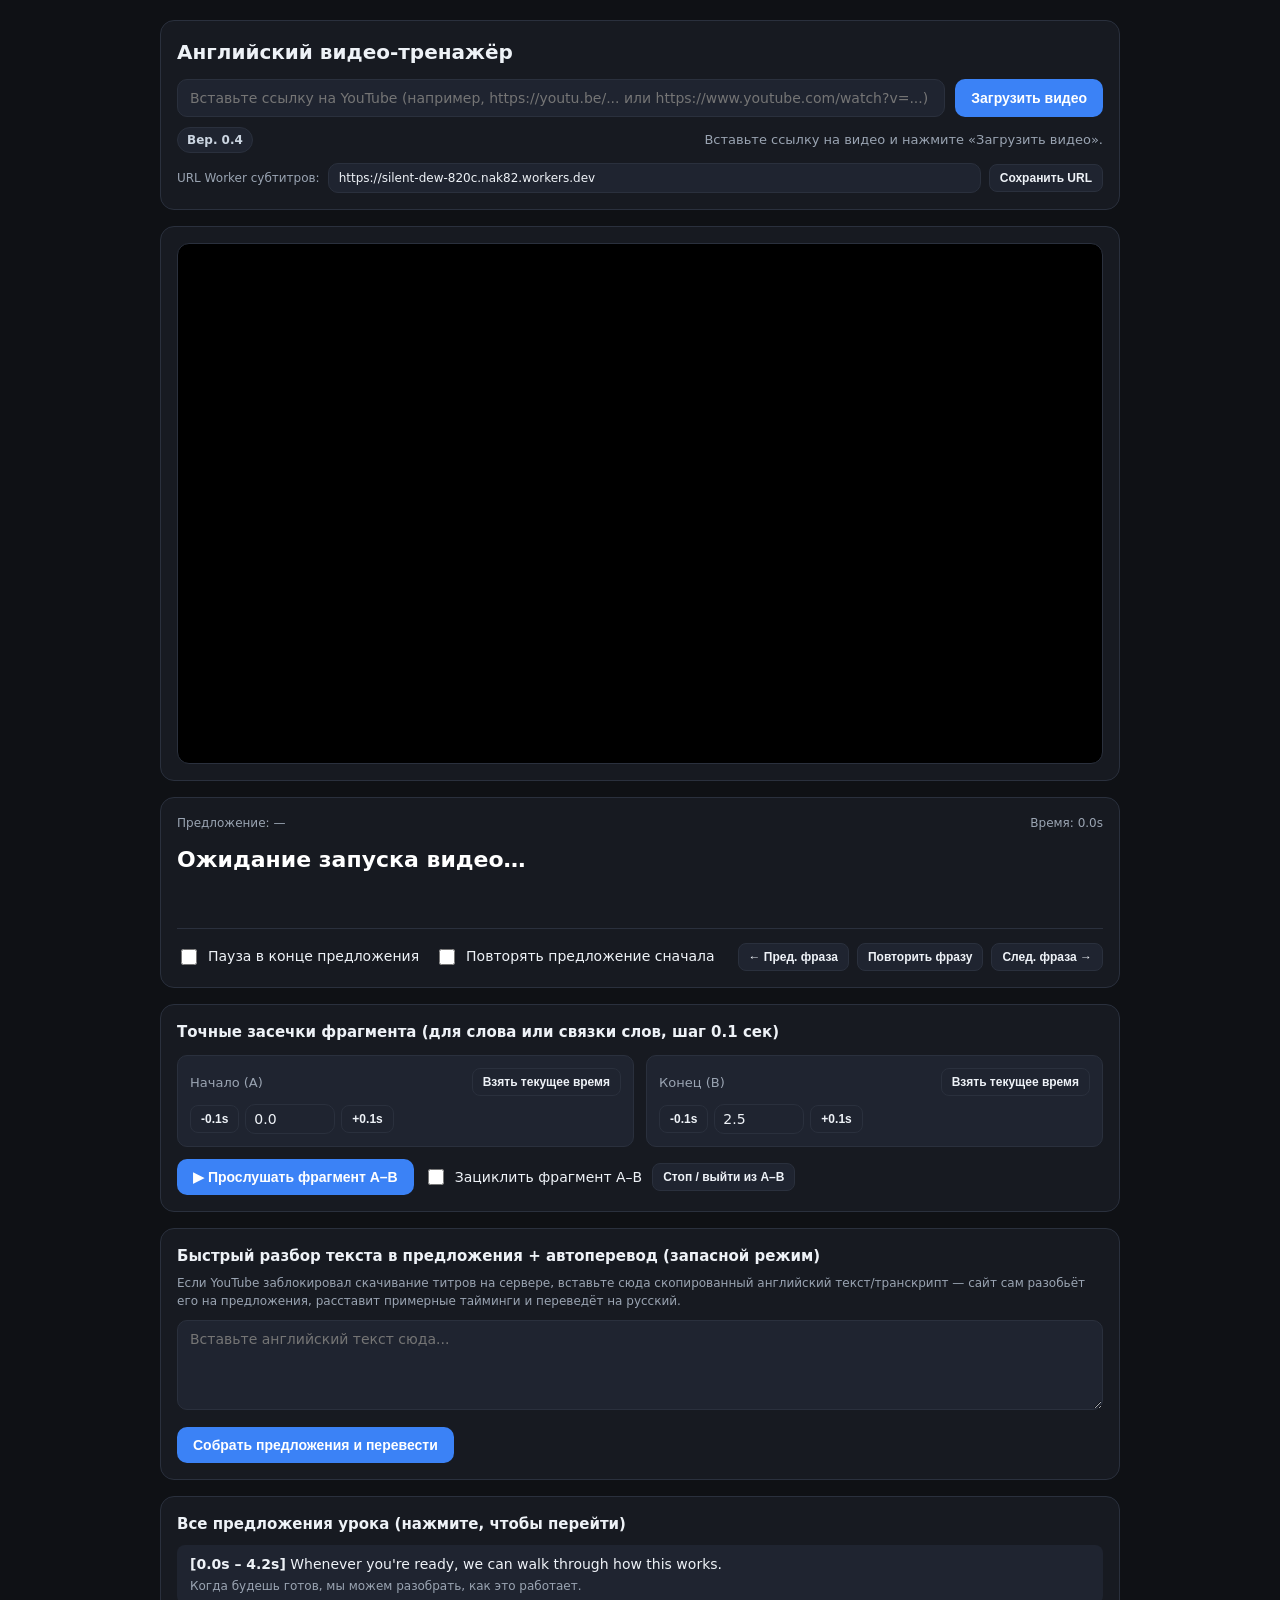
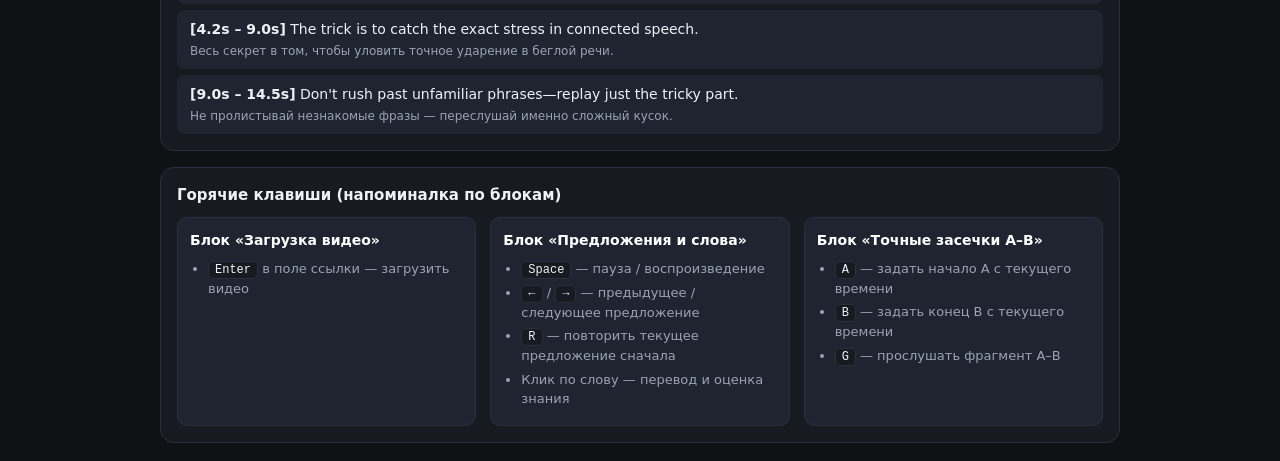
<file: 0.html>
<!DOCTYPE html>
<html lang="ru">
<head>
  <meta charset="UTF-8" />
  <meta name="viewport" content="width=device-width, initial-scale=1.0" />
  <title>Урок английского — YouTube тренажёр (Вер. 0.4)</title>
  <style>
    :root {
      --bg: #0f1115;
      --panel: #171a21;
      --panel-2: #1f2430;
      --text: #eef2f7;
      --muted: #9aa4b2;
      --accent: #3b82f6;
      --accent-hover: #2563eb;
      --border: #2a303d;
      --success: #22c55e;
      --warn: #f59e0b;
      --unknown: #ef4444;
      --learning: #f59e0b;
      --known: #22c55e;
    }

    * {
      box-sizing: border-box;
    }

    body {
      margin: 0;
      padding: 20px;
      font-family: system-ui, -apple-system, Segoe UI, Roboto, Arial, sans-serif;
      background: var(--bg);
      color: var(--text);
      line-height: 1.5;
    }

    .app {
      max-width: 960px;
      margin: 0 auto;
      display: flex;
      flex-direction: column;
      gap: 16px;
    }

    .card {
      background: var(--panel);
      border: 1px solid var(--border);
      border-radius: 14px;
      padding: 16px;
    }

    h1 {
      margin: 0 0 12px;
      font-size: 20px;
      font-weight: 600;
    }

    .url-row {
      display: flex;
      gap: 10px;
    }

    input[type="text"],
    input[type="number"],
    textarea {
      background: var(--panel-2);
      color: var(--text);
      border: 1px solid var(--border);
      border-radius: 10px;
      padding: 10px 12px;
      font-size: 14px;
      outline: none;
      font-family: inherit;
    }

    input[type="text"] {
      flex: 1;
    }

    textarea {
      width: 100%;
      min-height: 90px;
      resize: vertical;
    }

    input:focus,
    textarea:focus {
      border-color: var(--accent);
    }

    button {
      background: var(--accent);
      color: #fff;
      border: none;
      border-radius: 10px;
      padding: 10px 16px;
      font-size: 14px;
      font-weight: 600;
      cursor: pointer;
      transition: background 0.15s ease;
    }

    button:hover {
      background: var(--accent-hover);
    }

    button.secondary {
      background: var(--panel-2);
      color: var(--text);
      border: 1px solid var(--border);
    }

    button.secondary:hover {
      background: #282f3d;
    }

    button.small {
      padding: 6px 10px;
      font-size: 12px;
      border-radius: 8px;
    }

    .sub-bar {
      margin-top: 10px;
      display: flex;
      flex-wrap: wrap;
      justify-content: space-between;
      align-items: center;
      gap: 8px;
      font-size: 13px;
      color: var(--muted);
    }

    .version-badge {
      display: inline-block;
      padding: 3px 9px;
      border-radius: 999px;
      background: var(--panel-2);
      border: 1px solid var(--border);
      color: #cbd5e1;
      font-size: 12px;
      font-weight: 600;
    }

    .status.warn {
      color: var(--warn);
    }

    .status.ok {
      color: var(--success);
    }

    .api-config {
      margin-top: 10px;
      display: flex;
      gap: 8px;
      align-items: center;
      flex-wrap: wrap;
    }

    .api-config input {
      font-size: 12px;
      padding: 7px 10px;
      min-width: 260px;
    }

    .player-box {
      position: relative;
      width: 100%;
      aspect-ratio: 16 / 9;
      background: #000;
      border-radius: 12px;
      overflow: hidden;
      border: 1px solid var(--border);
    }

    .player-box iframe,
    .player-box #player {
      width: 100%;
      height: 100%;
      border: 0;
      display: block;
    }

    .subs-box {
      display: flex;
      flex-direction: column;
      gap: 10px;
    }

    .sub-meta {
      display: flex;
      justify-content: space-between;
      align-items: center;
      font-size: 12px;
      color: var(--muted);
    }

    .sub-en {
      font-size: 22px;
      font-weight: 600;
      color: #fff;
      min-height: 38px;
      line-height: 1.6;
    }

    .word-btn {
      display: inline;
      background: transparent;
      color: inherit;
      font-size: inherit;
      font-weight: inherit;
      padding: 2px 4px;
      margin: 0 1px;
      border-radius: 6px;
      border-bottom: 2px solid transparent;
    }

    .word-btn:hover {
      background: rgba(59, 130, 246, 0.22);
    }

    .word-btn.lvl-unknown {
      border-bottom-color: var(--unknown);
      background: rgba(239, 68, 68, 0.14);
    }

    .word-btn.lvl-learning {
      border-bottom-color: var(--learning);
      background: rgba(245, 158, 11, 0.14);
    }

    .word-btn.lvl-known {
      border-bottom-color: var(--known);
      background: rgba(34, 197, 94, 0.12);
    }

    .word-card {
      background: var(--panel-2);
      border: 1px solid var(--accent);
      border-radius: 10px;
      padding: 12px;
      display: none;
      flex-direction: column;
      gap: 8px;
    }

    .word-card.visible {
      display: flex;
    }

    .word-card-top {
      display: flex;
      justify-content: space-between;
      align-items: center;
      gap: 10px;
      flex-wrap: wrap;
    }

    .word-title {
      font-size: 17px;
      font-weight: 700;
      color: #fff;
    }

    .word-tr {
      font-size: 15px;
      color: #cbd5e1;
    }

    .rate-btns {
      display: flex;
      gap: 8px;
      flex-wrap: wrap;
    }

    .rate-unknown { background: #dc2626; }
    .rate-unknown:hover { background: #b91c1c; }
    .rate-learning { background: #d97706; }
    .rate-learning:hover { background: #b45309; }
    .rate-known { background: #16a34a; }
    .rate-known:hover { background: #15803d; }

    .sub-ru {
      font-size: 16px;
      color: #cbd5e1;
      min-height: 24px;
    }

    .controls-bar {
      display: flex;
      flex-wrap: wrap;
      gap: 14px;
      align-items: center;
      justify-content: space-between;
    }

    .toggles {
      display: flex;
      flex-wrap: wrap;
      gap: 16px;
      align-items: center;
    }

    .toggle {
      display: inline-flex;
      align-items: center;
      gap: 8px;
      font-size: 14px;
      cursor: pointer;
      user-select: none;
    }

    .toggle input {
      width: 16px;
      height: 16px;
      accent-color: var(--accent);
      cursor: pointer;
    }

    .nav-btns {
      display: flex;
      gap: 8px;
    }

    .ab-panel {
      display: flex;
      flex-direction: column;
      gap: 12px;
    }

    .ab-title {
      font-size: 15px;
      font-weight: 600;
    }

    .ab-grid {
      display: grid;
      grid-template-columns: repeat(auto-fit, minmax(220px, 1fr));
      gap: 12px;
    }

    .marker-card {
      background: var(--panel-2);
      border: 1px solid var(--border);
      border-radius: 10px;
      padding: 12px;
      display: flex;
      flex-direction: column;
      gap: 8px;
    }

    .marker-header {
      display: flex;
      justify-content: space-between;
      align-items: center;
      font-size: 13px;
      color: var(--muted);
    }

    .marker-controls {
      display: flex;
      gap: 6px;
      align-items: center;
    }

    .marker-controls input[type="number"] {
      width: 90px;
      padding: 6px 8px;
    }

    .ab-actions {
      display: flex;
      flex-wrap: wrap;
      gap: 10px;
      align-items: center;
    }

    .transcript-list {
      max-height: 260px;
      overflow-y: auto;
      display: flex;
      flex-direction: column;
      gap: 6px;
    }

    .sentence-item {
      padding: 8px 12px;
      border-radius: 8px;
      background: var(--panel-2);
      border: 1px solid transparent;
      cursor: pointer;
      font-size: 14px;
    }

    .sentence-item:hover {
      border-color: var(--border);
    }

    .sentence-item.active {
      border-color: var(--accent);
      background: rgba(59, 130, 246, 0.14);
    }

    .sentence-item .ru-small {
      color: var(--muted);
      font-size: 12px;
      margin-top: 2px;
    }

    .hotkeys-footer {
      display: grid;
      grid-template-columns: repeat(auto-fit, minmax(260px, 1fr));
      gap: 14px;
    }

    .hk-block {
      background: var(--panel-2);
      border: 1px solid var(--border);
      border-radius: 10px;
      padding: 12px;
    }

    .hk-block h3 {
      margin: 0 0 8px;
      font-size: 14px;
      color: #fff;
    }

    .hk-block ul {
      margin: 0;
      padding-left: 18px;
      font-size: 13px;
      color: var(--muted);
    }

    .hk-block li {
      margin-bottom: 4px;
    }

    kbd {
      background: var(--panel);
      border: 1px solid var(--border);
      border-radius: 5px;
      padding: 1px 6px;
      font-size: 12px;
      color: var(--text);
      font-family: monospace;
    }
  </style>
</head>
<body>
  <div class="app">
    <div class="card">
      <h1>Английский видео-тренажёр</h1>
      <div class="url-row">
        <input
          id="urlInput"
          type="text"
          placeholder="Вставьте ссылку на YouTube (например, https://youtu.be/... или https://www.youtube.com/watch?v=...)"
        />
        <button id="startBtn" type="button">Загрузить видео</button>
      </div>

      <div class="sub-bar">
        <span class="version-badge" id="versionBadge">Вер. 0.4</span>
        <span id="statusMsg" class="status">
          Вставьте ссылку на видео и нажмите «Загрузить видео».
        </span>
      </div>

      <div class="api-config">
        <span style="font-size: 12px; color: var(--muted);">URL Worker субтитров:</span>
        <input
          id="subApiInput"
          type="text"
          placeholder="https://silent-dew-820c.nak82.workers.dev"
        />
        <button id="saveApiBtn" class="secondary small" type="button">Сохранить URL</button>
      </div>
    </div>

    <div class="card">
      <div class="player-box">
        <div id="player"></div>
      </div>
    </div>

    <div class="card subs-box">
      <div class="sub-meta">
        <span id="sentenceCounter">Предложение: —</span>
        <span id="timeReadout">Время: 0.0s</span>
      </div>
      <div id="subEn" class="sub-en">Ожидание запуска видео…</div>
      <div id="subRu" class="sub-ru"></div>

      <div id="wordCard" class="word-card">
        <div class="word-card-top">
          <div>
            <span id="wordCardEn" class="word-title"></span>
            <span id="wordCardRu" class="word-tr"></span>
          </div>
          <button id="closeWordCard" class="secondary small" type="button">Закрыть</button>
        </div>
        <div class="rate-btns">
          <button id="rateUnknown" class="small rate-unknown" type="button">Не знаю</button>
          <button id="rateLearning" class="small rate-learning" type="button">Учу</button>
          <button id="rateKnown" class="small rate-known" type="button">Знаю</button>
        </div>
      </div>

      <hr style="border: 0; border-top: 1px solid var(--border); width: 100%; margin: 4px 0;" />

      <div class="controls-bar">
        <div class="toggles">
          <label class="toggle">
            <input id="pauseAtEnd" type="checkbox" />
            <span>Пауза в конце предложения</span>
          </label>
          <label class="toggle">
            <input id="repeatSentence" type="checkbox" />
            <span>Повторять предложение сначала</span>
          </label>
        </div>

        <div class="nav-btns">
          <button id="prevSentenceBtn" class="secondary small" type="button">← Пред. фраза</button>
          <button id="repeatNowBtn" class="secondary small" type="button">Повторить фразу</button>
          <button id="nextSentenceBtn" class="secondary small" type="button">След. фраза →</button>
        </div>
      </div>
    </div>

    <div class="card ab-panel">
      <div class="ab-title">Точные засечки фрагмента (для слова или связки слов, шаг 0.1 сек)</div>
      <div class="ab-grid">
        <div class="marker-card">
          <div class="marker-header">
            <span>Начало (A)</span>
            <button id="setStartFromNow" class="secondary small" type="button">Взять текущее время</button>
          </div>
          <div class="marker-controls">
            <button id="startMinus" class="secondary small" type="button">-0.1s</button>
            <input id="segStart" type="number" step="0.1" min="0" value="0.0" />
            <button id="startPlus" class="secondary small" type="button">+0.1s</button>
          </div>
        </div>

        <div class="marker-card">
          <div class="marker-header">
            <span>Конец (B)</span>
            <button id="setEndFromNow" class="secondary small" type="button">Взять текущее время</button>
          </div>
          <div class="marker-controls">
            <button id="endMinus" class="secondary small" type="button">-0.1s</button>
            <input id="segEnd" type="number" step="0.1" min="0" value="2.5" />
            <button id="endPlus" class="secondary small" type="button">+0.1s</button>
          </div>
        </div>
      </div>

      <div class="ab-actions">
        <button id="playSegBtn" type="button">▶ Прослушать фрагмент A–B</button>
        <label class="toggle">
          <input id="loopSeg" type="checkbox" />
          <span>Зациклить фрагмент A–B</span>
        </label>
        <button id="stopSegBtn" class="secondary small" type="button">Стоп / выйти из A–B</button>
      </div>
    </div>

    <!-- Запасной быстрый авто-генератор предложений из скопированного текста (если Worker не смог скачать титры) -->
    <div class="card">
      <div class="ab-title" style="margin-bottom: 6px;">Быстрый разбор текста в предложения + автоперевод (запасной режим)</div>
      <div style="font-size: 12px; color: var(--muted); margin-bottom: 10px;">
        Если YouTube заблокировал скачивание титров на сервере, вставьте сюда скопированный английский текст/транскрипт — сайт сам разобьёт его на предложения, расставит примерные тайминги и переведёт на русский.
      </div>
      <textarea id="rawTextInput" placeholder="Вставьте английский текст сюда..."></textarea>
      <div style="margin-top: 10px; display: flex; gap: 10px; align-items: center; flex-wrap: wrap;">
        <button id="buildFromTextBtn" type="button">Собрать предложения и перевести</button>
        <span id="textBuildStatus" style="font-size: 12px; color: var(--muted);"></span>
      </div>
    </div>

    <div class="card">
      <div class="ab-title" style="margin-bottom: 10px;">Все предложения урока (нажмите, чтобы перейти)</div>
      <div id="transcriptList" class="transcript-list"></div>
    </div>

    <div class="card">
      <div class="ab-title" style="margin-bottom: 10px;">Горячие клавиши (напоминалка по блокам)</div>
      <div class="hotkeys-footer">
        <div class="hk-block">
          <h3>Блок «Загрузка видео»</h3>
          <ul>
            <li><kbd>Enter</kbd> в поле ссылки — загрузить видео</li>
          </ul>
        </div>
        <div class="hk-block">
          <h3>Блок «Предложения и слова»</h3>
          <ul>
            <li><kbd>Space</kbd> — пауза / воспроизведение</li>
            <li><kbd>←</kbd> / <kbd>→</kbd> — предыдущее / следующее предложение</li>
            <li><kbd>R</kbd> — повторить текущее предложение сначала</li>
            <li>Клик по слову — перевод и оценка знания</li>
          </ul>
        </div>
        <div class="hk-block">
          <h3>Блок «Точные засечки A–B»</h3>
          <ul>
            <li><kbd>A</kbd> — задать начало A с текущего времени</li>
            <li><kbd>B</kbd> — задать конец B с текущего времени</li>
            <li><kbd>G</kbd> — прослушать фрагмент A–B</li>
          </ul>
        </div>
      </div>
    </div>
  </div>

  <script>
    const VERSION = "Вер. 0.4";
    const API_STORAGE_KEY = "yt_lesson_sub_api_url";
    const WORDS_STORAGE_KEY = "yt_lesson_words_knowledge_v1";

    const DEMO_SENTENCES = [
      {
        start: 0.0,
        end: 4.2,
        en: "Whenever you're ready, we can walk through how this works.",
        ru: "Когда будешь готов, мы можем разобрать, как это работает."
      },
      {
        start: 4.2,
        end: 9.0,
        en: "The trick is to catch the exact stress in connected speech.",
        ru: "Весь секрет в том, чтобы уловить точное ударение в беглой речи."
      },
      {
        start: 9.0,
        end: 14.5,
        en: "Don't rush past unfamiliar phrases—replay just the tricky part.",
        ru: "Не пролистывай незнакомые фразы — переслушай именно сложный кусок."
      }
    ];

    let sentences = [...DEMO_SENTENCES];
    let activeSentenceIndex = -1;
    let handledEndForIndex = -1;
    let segmentMode = false;
    let ytPlayer = null;
    let apiReady = false;
    let pendingVideoId = null;
    let pollTimer = null;
    let selectedWordClean = null;

    let wordKnowledge = {};
    try {
      wordKnowledge = JSON.parse(localStorage.getItem(WORDS_STORAGE_KEY) || "{}");
    } catch (_) {
      wordKnowledge = {};
    }

    function saveWordKnowledge() {
      localStorage.setItem(WORDS_STORAGE_KEY, JSON.stringify(wordKnowledge));
    }

    const urlInput = document.getElementById("urlInput");
    const startBtn = document.getElementById("startBtn");
    const statusMsg = document.getElementById("statusMsg");
    const subApiInput = document.getElementById("subApiInput");
    const saveApiBtn = document.getElementById("saveApiBtn");
    const subEn = document.getElementById("subEn");
    const subRu = document.getElementById("subRu");
    const sentenceCounter = document.getElementById("sentenceCounter");
    const timeReadout = document.getElementById("timeReadout");
    const transcriptList = document.getElementById("transcriptList");

    const wordCard = document.getElementById("wordCard");
    const wordCardEn = document.getElementById("wordCardEn");
    const wordCardRu = document.getElementById("wordCardRu");

    const pauseAtEndEl = document.getElementById("pauseAtEnd");
    const repeatSentenceEl = document.getElementById("repeatSentence");
    const loopSegEl = document.getElementById("loopSeg");
    const segStartInput = document.getElementById("segStart");
    const segEndInput = document.getElementById("segEnd");

    subApiInput.value = localStorage.getItem(API_STORAGE_KEY) || "https://silent-dew-820c.nak82.workers.dev";

    saveApiBtn.addEventListener("click", () => {
      const cleanUrl = subApiInput.value.trim().replace(/\/+$/, "");
      subApiInput.value = cleanUrl;
      localStorage.setItem(API_STORAGE_KEY, cleanUrl);
      statusMsg.className = "status ok";
      statusMsg.textContent = cleanUrl ? `URL Worker сохранён: ${cleanUrl}` : "URL Worker очищен.";
    });

    function normalizeWordKey(rawToken) {
      return (rawToken || "").toLowerCase().replace(/^[^a-zA-Zа-яА-Я'-]+|[^a-zA-Zа-яА-Я'-]+$/g, "");
    }

    async function translateText(text, sl = "en", tl = "ru") {
      if (!text || !text.trim()) return "";
      try {
        const u = new URL("https://translate.googleapis.com/translate_a/single");
        u.searchParams.set("client", "gtx");
        u.searchParams.set("sl", sl);
        u.searchParams.set("tl", tl);
        u.searchParams.set("dt", "t");
        u.searchParams.set("q", text.trim());
        const res = await fetch(u.toString());
        if (!res.ok) return "";
        const data = await res.json();
        if (!Array.isArray(data) || !Array.isArray(data[0])) return "";
        return data[0].map((chunk) => (Array.isArray(chunk) ? chunk[0] : "")).join("").trim();
      } catch (_) {
        return "";
      }
    }

    function renderInteractiveSentence(enText) {
      subEn.innerHTML = "";
      const tokens = (enText || "").split(/(\s+)/);
      tokens.forEach((tok) => {
        if (/^\s+$/.test(tok)) {
          subEn.appendChild(document.createTextNode(tok));
          return;
        }
        const key = normalizeWordKey(tok);
        const btn = document.createElement("button");
        btn.type = "button";
        btn.textContent = tok;
        btn.className = "word-btn";
        if (key && wordKnowledge[key]) {
          btn.classList.add(`lvl-${wordKnowledge[key]}`);
        }
        if (key) {
          btn.addEventListener("click", async () => {
            if (ytPlayer && typeof ytPlayer.pauseVideo === "function") {
              ytPlayer.pauseVideo();
            }
            selectedWordClean = key;
            wordCardEn.textContent = tok;
            wordCardRu.textContent = " — перевод…";
            wordCard.classList.add("visible");
            const tr = await translateText(key, "en", "ru");
            wordCardRu.textContent = tr ? ` — ${tr}` : " — перевод не найден";
          });
        }
        subEn.appendChild(btn);
      });
    }

    function setWordLevel(level) {
      if (!selectedWordClean) return;
      wordKnowledge[selectedWordClean] = level;
      saveWordKnowledge();
      if (activeSentenceIndex >= 0 && sentences[activeSentenceIndex]) {
        renderInteractiveSentence(sentences[activeSentenceIndex].en);
      }
    }

    document.getElementById("closeWordCard").addEventListener("click", () => {
      wordCard.classList.remove("visible");
      selectedWordClean = null;
    });
    document.getElementById("rateUnknown").addEventListener("click", () => setWordLevel("unknown"));
    document.getElementById("rateLearning").addEventListener("click", () => setWordLevel("learning"));
    document.getElementById("rateKnown").addEventListener("click", () => setWordLevel("known"));

    function extractYouTubeId(raw) {
      const s = (raw || "").trim();
      if (!s) return null;
      if (/^[a-zA-Z0-9_-]{11}$/.test(s)) return s;
      try {
        const u = new URL(s);
        const host = u.hostname.replace(/^www\./, "").replace(/^m\./, "");
        if (host === "youtu.be") {
          const id = u.pathname.split("/").filter(Boolean)[0];
          return id && /^[a-zA-Z0-9_-]{11}$/.test(id) ? id : null;
        }
        if (host === "youtube.com" || host === "youtube-nocookie.com") {
          const v = u.searchParams.get("v");
          if (v && /^[a-zA-Z0-9_-]{11}$/.test(v)) return v;
          const parts = u.pathname.split("/").filter(Boolean);
          if (parts.length >= 2 && ["embed", "shorts", "live", "v"].includes(parts[0])) {
            return /^[a-zA-Z0-9_-]{11}$/.test(parts[1]) ? parts[1] : null;
          }
        }
      } catch (_) {
        return null;
      }
      return null;
    }

    async function fetchLessonSentences(videoId) {
      const base = (subApiInput.value || "").trim().replace(/\/+$/, "");
      if (!base) {
        return { sentences: [...DEMO_SENTENCES], source: "демо-набор" };
      }
      const res = await fetch(`${base}?v=${encodeURIComponent(videoId)}`);
      const data = await res.json();
      if (!res.ok || data.error) {
        throw new Error(data.error || `HTTP ${res.status}`);
      }
      if (!Array.isArray(data.sentences) || data.sentences.length === 0) {
        throw new Error("Пустой список предложений");
      }
      return { sentences: data.sentences, source: `Worker (${data.lang || "en"})` };
    }

    function renderTranscriptList() {
      transcriptList.innerHTML = "";
      sentences.forEach((item, idx) => {
        const div = document.createElement("div");
        div.className = "sentence-item" + (idx === activeSentenceIndex ? " active" : "");
        div.innerHTML = `
          <div><strong>[${item.start.toFixed(1)}s – ${item.end.toFixed(1)}s]</strong> ${item.en}</div>
          <div class="ru-small">${item.ru || ""}</div>
        `;
        div.addEventListener("click", () => {
          segmentMode = false;
          handledEndForIndex = -1;
          selectSentence(idx, true);
        });
        transcriptList.appendChild(div);
      });
    }

    function showSentenceOnScreen(idx) {
      const item = sentences[idx];
      if (!item) return;
      renderInteractiveSentence(item.en);
      subRu.textContent = item.ru || "";
      sentenceCounter.textContent = `Предложение: ${idx + 1} / ${sentences.length}`;
    }

    function selectSentence(idx, shouldSeekAndPlay = false) {
      if (idx < 0 || idx >= sentences.length) return;
      activeSentenceIndex = idx;
      const item = sentences[idx];
      showSentenceOnScreen(idx);

      segStartInput.value = item.start.toFixed(1);
      segEndInput.value = Math.min(item.end, item.start + 1.5).toFixed(1);

      renderTranscriptList();

      if (shouldSeekAndPlay && ytPlayer && typeof ytPlayer.seekTo === "function") {
        handledEndForIndex = -1;
        ytPlayer.seekTo(item.start, true);
        if (typeof ytPlayer.playVideo === "function") {
          ytPlayer.playVideo();
        }
      }
    }

    async function loadVideo(videoId) {
      statusMsg.className = "status";
      statusMsg.textContent = `Загружаю видео (${videoId}) и получаю субтитры…`;
      activeSentenceIndex = -1;
      handledEndForIndex = -1;
      segmentMode = false;

      try {
        const res = await fetchLessonSentences(videoId);
        sentences = res.sentences;
        statusMsg.className = "status ok";
        statusMsg.textContent = `Готово (${videoId}). Источник: ${res.source}. Предложений: ${sentences.length}.`;
      } catch (err) {
        sentences = [...DEMO_SENTENCES];
        statusMsg.className = "status warn";
        statusMsg.textContent = `Авто-субтитры с сервера не получены (${err.message}). Можно вставить текст ниже или пользоваться демо.`;
      }

      renderTranscriptList();

      if (!apiReady) {
        pendingVideoId = videoId;
        return;
      }

      if (ytPlayer && typeof ytPlayer.loadVideoById === "function") {
        ytPlayer.loadVideoById(videoId);
      } else {
        ytPlayer = new YT.Player("player", {
          videoId,
          playerVars: {
            autoplay: 1,
            rel: 0,
            origin: window.location.origin
          },
          events: {
            onReady: (e) => {
              const iframe = e.target.getIframe();
              if (iframe) {
                iframe.setAttribute("referrerpolicy", "strict-origin-when-cross-origin");
              }
              startPolling();
            }
          }
        });
      }
      startPolling();
    }

    // Сборка предложений из сырого скопированного текста и перевод на русский
    document.getElementById("buildFromTextBtn").addEventListener("click", async () => {
      const rawTextInput = document.getElementById("rawTextInput");
      const textBuildStatus = document.getElementById("textBuildStatus");
      const cleaned = (rawTextInput.value || "").replace(/\s+/g, " ").trim();
      if (!cleaned) {
        textBuildStatus.textContent = "Вставьте текст перед сборкой.";
        return;
      }

      const parts = cleaned.match(/[^.!?]+[.!?]+|[^.!?]+$/g) || [cleaned];
      let cursor = 0;
      const built = [];

      for (const p of parts) {
        const sText = p.trim();
        if (!sText) continue;
        const wordsCount = sText.split(/\s+/).length;
        const dur = Math.max(2.0, Number((wordsCount * 0.42).toFixed(1)));
        built.push({
          start: Number(cursor.toFixed(1)),
          end: Number((cursor + dur).toFixed(1)),
          en: sText,
          ru: ""
        });
        cursor += dur;
      }

      sentences = built;
      activeSentenceIndex = -1;
      handledEndForIndex = -1;
      renderTranscriptList();
      textBuildStatus.textContent = `Собрано предложений: ${sentences.length}. Перевожу на русский…`;

      for (let i = 0; i < sentences.length; i++) {
        sentences[i].ru = await translateText(sentences[i].en, "en", "ru");
        if (i % 4 === 0 || i === sentences.length - 1) {
          textBuildStatus.textContent = `Переведено ${i + 1} из ${sentences.length} предложений…`;
          renderTranscriptList();
        }
      }

      textBuildStatus.textContent = `Готово! Предложений: ${sentences.length}.`;
      selectSentence(0, false);
    });

    function startPolling() {
      if (pollTimer) clearInterval(pollTimer);
      pollTimer = setInterval(() => {
        if (!ytPlayer || typeof ytPlayer.getCurrentTime !== "function") return;
        const t = ytPlayer.getCurrentTime();
        if (typeof t !== "number" || Number.isNaN(t)) return;

        timeReadout.textContent = `Время: ${t.toFixed(1)}s`;

        const startA = parseFloat(segStartInput.value) || 0;
        const endB = parseFloat(segEndInput.value) || 0;
        if (segmentMode && endB > startA && t >= endB) {
          if (loopSegEl.checked) {
            ytPlayer.seekTo(startA, true);
            ytPlayer.playVideo();
          } else {
            segmentMode = false;
            ytPlayer.pauseVideo();
          }
          return;
        }

        const foundIdx = sentences.findIndex((s) => t >= s.start && t < s.end);
        if (foundIdx !== -1 && foundIdx !== activeSentenceIndex) {
          activeSentenceIndex = foundIdx;
          handledEndForIndex = -1;
          showSentenceOnScreen(foundIdx);
          renderTranscriptList();
        }

        if (activeSentenceIndex !== -1 && !segmentMode) {
          const cur = sentences[activeSentenceIndex];
          if (t >= cur.end - 0.08 && handledEndForIndex !== activeSentenceIndex) {
            handledEndForIndex = activeSentenceIndex;

            if (repeatSentenceEl.checked) {
              ytPlayer.seekTo(cur.start, true);
              ytPlayer.playVideo();
              handledEndForIndex = -1;
            } else if (pauseAtEndEl.checked) {
              ytPlayer.pauseVideo();
            }
          }
        }
      }, 80);
    }

    const tag = document.createElement("script");
    tag.src = "https://www.youtube.com/iframe_api";
    document.head.appendChild(tag);

    window.onYouTubeIframeAPIReady = function () {
      apiReady = true;
      if (pendingVideoId) {
        loadVideo(pendingVideoId);
        pendingVideoId = null;
      }
    };

    startBtn.addEventListener("click", () => {
      const id = extractYouTubeId(urlInput.value);
      if (!id) {
        statusMsg.className = "status warn";
        statusMsg.textContent = "Не удалось распознать ссылку YouTube. Проверьте формат ссылки.";
        return;
      }
      loadVideo(id);
    });

    urlInput.addEventListener("keydown", (e) => {
      if (e.key === "Enter") startBtn.click();
    });

    function goPrevSentence() {
      segmentMode = false;
      const target = activeSentenceIndex > 0 ? activeSentenceIndex - 1 : 0;
      selectSentence(target, true);
    }

    function goNextSentence() {
      segmentMode = false;
      const target = activeSentenceIndex < sentences.length - 1 ? activeSentenceIndex + 1 : sentences.length - 1;
      selectSentence(target, true);
    }

    function repeatCurrentSentence() {
      segmentMode = false;
      const target = activeSentenceIndex >= 0 ? activeSentenceIndex : 0;
      selectSentence(target, true);
    }

    document.getElementById("prevSentenceBtn").addEventListener("click", goPrevSentence);
    document.getElementById("nextSentenceBtn").addEventListener("click", goNextSentence);
    document.getElementById("repeatNowBtn").addEventListener("click", repeatCurrentSentence);

    function adjustInput(el, delta) {
      const val = Math.max(0, (parseFloat(el.value) || 0) + delta);
      el.value = val.toFixed(1);
    }

    document.getElementById("startMinus").addEventListener("click", () => adjustInput(segStartInput, -0.1));
    document.getElementById("startPlus").addEventListener("click", () => adjustInput(segStartInput, 0.1));
    document.getElementById("endMinus").addEventListener("click", () => adjustInput(segEndInput, -0.1));
    document.getElementById("endPlus").addEventListener("click", () => adjustInput(segEndInput, 0.1));

    function setStartFromNow() {
      if (ytPlayer && typeof ytPlayer.getCurrentTime === "function") {
        segStartInput.value = Math.max(0, ytPlayer.getCurrentTime()).toFixed(1);
      }
    }

    function setEndFromNow() {
      if (ytPlayer && typeof ytPlayer.getCurrentTime === "function") {
        segEndInput.value = Math.max(0, ytPlayer.getCurrentTime()).toFixed(1);
      }
    }

    function playSegmentAB() {
      const a = parseFloat(segStartInput.value) || 0;
      const b = parseFloat(segEndInput.value) || 0;
      if (b <= a) {
        statusMsg.className = "status warn";
        statusMsg.textContent = "Конец (B) должен быть больше начала (A).";
        return;
      }
      if (!ytPlayer || typeof ytPlayer.seekTo !== "function") return;
      statusMsg.className = "status";
      statusMsg.textContent = `Воспроизводится фрагмент A–B: ${a.toFixed(1)}s – ${b.toFixed(1)}s`;
      segmentMode = true;
      ytPlayer.seekTo(a, true);
      ytPlayer.playVideo();
    }

    document.getElementById("setStartFromNow").addEventListener("click", setStartFromNow);
    document.getElementById("setEndFromNow").addEventListener("click", setEndFromNow);
    document.getElementById("playSegBtn").addEventListener("click", playSegmentAB);

    document.getElementById("stopSegBtn").addEventListener("click", () => {
      segmentMode = false;
      if (ytPlayer && typeof ytPlayer.pauseVideo === "function") {
        ytPlayer.pauseVideo();
      }
    });

    pauseAtEndEl.addEventListener("change", () => {
      if (pauseAtEndEl.checked) repeatSentenceEl.checked = false;
    });
    repeatSentenceEl.addEventListener("change", () => {
      if (repeatSentenceEl.checked) pauseAtEndEl.checked = false;
    });

    document.addEventListener("keydown", (e) => {
      const tagName = (document.activeElement && document.activeElement.tagName || "").toLowerCase();
      if (tagName === "input" || tagName === "textarea") return;

      if (e.code === "Space") {
        e.preventDefault();
        if (!ytPlayer || typeof ytPlayer.getPlayerState !== "function") return;
        const state = ytPlayer.getPlayerState();
        if (state === 1) ytPlayer.pauseVideo();
        else ytPlayer.playVideo();
      } else if (e.key === "ArrowLeft") {
        e.preventDefault();
        goPrevSentence();
      } else if (e.key === "ArrowRight") {
        e.preventDefault();
        goNextSentence();
      } else if (e.key.toLowerCase() === "r") {
        repeatCurrentSentence();
      } else if (e.key.toLowerCase() === "a") {
        setStartFromNow();
      } else if (e.key.toLowerCase() === "b") {
        setEndFromNow();
      } else if (e.key.toLowerCase() === "g") {
        playSegmentAB();
      }
    });

    renderTranscriptList();
  </script>
</body>
</html>
</file>
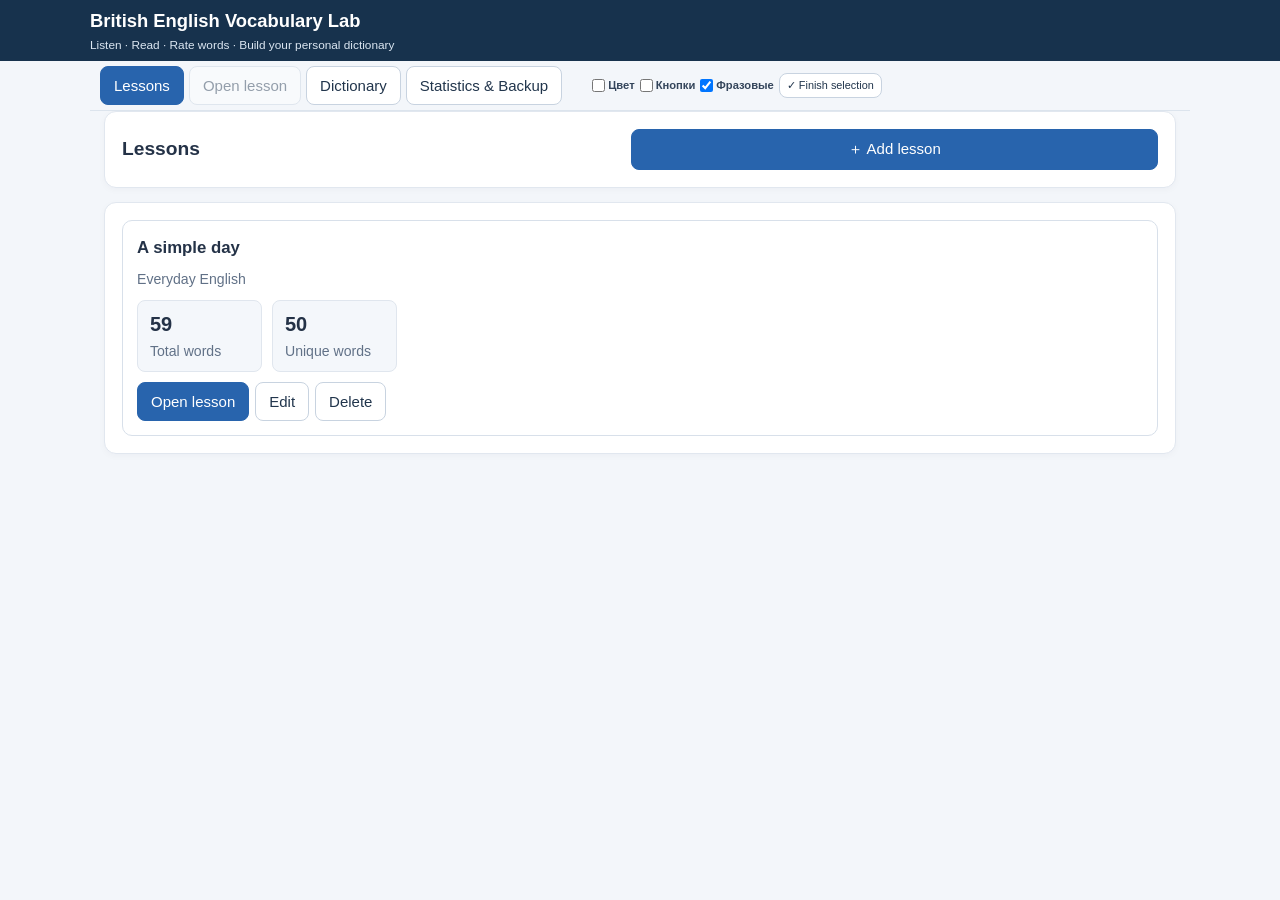
<file: TEXT.html>
<!DOCTYPE html>
<html lang="en">
<head>
<meta charset="UTF-8">
<meta name="viewport" content="width=device-width, initial-scale=1">
<title>British English Vocabulary Lab</title>
<style>
:root{--navy:#17324d;--blue:#2864ad;--bg:#f3f6fa;--line:#d8e0ea;--muted:#617187}
*{box-sizing:border-box}body{margin:0;background:var(--bg);color:#243247;font:16px/1.5 Arial,sans-serif}
header{background:var(--navy);color:white;padding:7px max(12px,calc((100% - 1100px)/2));position:sticky;top:0;z-index:80}
.header-layout{max-width:1100px;margin:auto;display:flex;align-items:center;justify-content:space-between;gap:12px}
.header-brand{flex:0 0 auto;min-width:190px}
header h1{margin:0;font-size:1.15rem}header p{margin:2px 0 0;color:#dbe6f1;font-size:.74rem}
nav{display:flex;align-items:center;gap:5px;flex-wrap:nowrap;max-width:1100px;margin:0 auto;padding:5px 10px;background:var(--bg);position:sticky;top:49px;z-index:75;overflow-x:auto;white-space:nowrap;border-bottom:1px solid #dce4ed}
nav button{flex:0 0 auto;padding:6px 8px;font-size:.76rem}
nav .toolbar-title{font-size:.78rem;font-weight:700;max-width:155px;overflow:hidden;text-overflow:ellipsis}
nav .toolbar-topic{font-size:.68rem;color:var(--muted);max-width:125px;overflow:hidden;text-overflow:ellipsis}
nav .toolbar-stats{font-size:.68rem;color:var(--muted);white-space:nowrap}
nav #colorPanel,nav #wordStats{display:flex;gap:3px;align-items:center;flex:0 0 auto;margin:0}
nav .color-choice{width:27px;height:27px;min-height:27px;min-width:27px;padding:1px;border-radius:5px;display:inline-flex;align-items:center;justify-content:center;flex:0 0 27px;font-size:.7rem}
nav .color-choice strong{font-size:.72rem}nav .color-choice small{display:none}
nav .toolbar-toggle{display:inline-flex;align-items:center;gap:3px;font-size:.7rem;font-weight:600;margin:0;color:#34455b;flex:0 0 auto}
nav .toolbar-toggle input{width:auto;margin:0}
nav .toolbar-selection{font-size:.68rem;padding:5px 7px;flex:0 0 auto}
nav button,.btn{border:1px solid #c8d3e0;border-radius:8px;background:#fff;padding:10px 13px;cursor:pointer;font-size:15px;color:#21354c}
nav button.active,.btn.primary{background:var(--blue);border-color:var(--blue);color:#fff}
button:hover{filter:brightness(.97)}button:disabled{opacity:.45;cursor:not-allowed}
main{max-width:1100px;margin:0 auto;padding:0 14px 30px}.view{display:none}.view.active{display:block}
.card{background:white;border:1px solid #e1e7ef;border-radius:12px;padding:17px;margin-bottom:14px;box-shadow:0 2px 7px #12243a08}
h2{font-size:1.2rem;margin:0 0 12px}h3{margin:0 0 8px;font-size:1rem}
label{font-weight:700;display:block;margin:10px 0 5px}
input,textarea,select{width:100%;border:1px solid #cbd5e1;border-radius:7px;padding:10px;font:inherit;background:white;color:#243247}
textarea{min-height:155px;resize:vertical}
.row{display:flex;gap:10px;flex-wrap:wrap;align-items:center}.row>*{flex:1}
.small{font-size:.88rem;color:var(--muted)}.muted{color:var(--muted)}
.lesson-list{display:grid;grid-template-columns:repeat(auto-fit,minmax(245px,1fr));gap:12px}
.lesson-card{border:1px solid var(--line);border-radius:10px;padding:14px;background:#fff}
.lesson-card h3{font-size:1.05rem}.lesson-card p{margin:5px 0}
.statline{display:flex;gap:10px;flex-wrap:wrap;margin:10px 0}
.stat{background:#f4f7fb;border:1px solid #e0e6ee;border-radius:8px;padding:8px 12px;min-width:125px}
.stat strong{display:block;font-size:1.25rem}
.colors{display:grid;grid-template-columns:repeat(3,minmax(0,1fr));gap:8px}
.color-choice{border:2px solid transparent;border-radius:8px;padding:9px 7px;cursor:pointer;text-align:center;min-height:67px}
.color-choice strong{display:block;font-size:1.2rem}.color-choice small{display:block}
.color-choice.selected{outline:3px solid #172b4d;outline-offset:1px}
.c5{background:#39e639;color:#102510}.c4{background:#176b32;color:white}.c3{background:#2878e8;color:white}.c2{background:#ffe34d;color:#332900}.c1{background:#e53935;color:white}.c0{background:#fff;color:#243247;border:1px solid #b9c3d0}
.player-controls{display:flex;gap:8px;flex-wrap:wrap;justify-content:center;margin:12px 0}
.player-controls button{border:1px solid #cbd5e1;border-radius:8px;background:white;padding:10px 12px;cursor:pointer}
.player-controls .primary{background:var(--blue);color:white}
.reading-text{font-size:1.18rem;line-height:1.425;overflow-wrap:anywhere}
.reading-paragraph{display:block;text-indent:1.5em;margin:0}
.reading-paragraph:first-child{margin-top:0}
.word{border-radius:4px;padding:1px 0;cursor:pointer;white-space:pre-wrap}
.word:hover{outline:1px solid #5c85bb}
body.hide-word-colours .word.c0,body.hide-word-colours .word.c1,body.hide-word-colours .word.c2,body.hide-word-colours .word.c3,body.hide-word-colours .word.c4,body.hide-word-colours .word.c5{background:transparent!important;color:inherit!important}
body.hide-word-outlines .word{border:0!important;border-radius:0!important;padding:0!important;outline:none!important;box-shadow:none!important}
body.hide-word-outlines .word:hover{outline:none!important}
body.hide-word-outlines .word.active-sentence{box-shadow:none!important}
body.hide-word-outlines .word.selected-mass{outline:none!important}
.word.active-sentence{box-shadow:inset 0 -3px #7ca9ed}
/* When word outlines are hidden, karaoke highlights the sentence without changing layout. */
body.hide-word-outlines .reading-paragraph [data-sentence].karaoke-current{background:rgba(124,169,237,.20);box-shadow:0 0 0 4px rgba(124,169,237,.20);border-radius:5px}
body.hide-word-outlines .reading-paragraph [data-sentence].karaoke-current .word{box-shadow:none!important}
.phrase-word{ text-decoration: underline dotted rgba(65,93,145,.65); text-underline-offset:3px }
.lesson-form-collapsed{display:none!important}
#lessonFontSize{width:115px;padding:0;vertical-align:middle}
.phrase-table{margin-top:20px}
.phrase-tag{display:inline-block;font-size:.72rem;padding:2px 6px;border-radius:5px;background:#edf2f8;margin-left:5px}
.word.selected-mass{outline:2px dashed #172b4d;outline-offset:1px}
body.hide-word-outlines .word.selected-mass{outline:none!important}
.word.c5{background:#39e639}.word.c4{background:#176b32;color:white}.word.c3{background:#2878e8;color:white}.word.c2{background:#ffe34d;color:#332900}.word.c1{background:#e53935;color:white}.word.c0{background:white;color:#243247}
.translation-box{background:#f0f6ff;border-left:4px solid var(--blue);border-radius:7px;padding:13px;min-height:90px}
table{width:100%;border-collapse:collapse}th,td{text-align:left;border-bottom:1px solid #e5eaf0;padding:8px 6px;vertical-align:top}th{font-size:.9rem;white-space:nowrap}th button.sort-heading{all:unset;cursor:pointer;font-weight:700;color:inherit;padding:3px 2px}th button.sort-heading:hover{color:var(--blue)}td input{min-width:140px;padding:7px;font-size:.9rem}td .btn{padding:6px 8px;font-size:.82rem;white-space:nowrap}.context-source{font-size:.75rem;color:var(--muted);margin-top:4px;max-width:280px;white-space:normal}
.pill{display:inline-block;border-radius:20px;background:#edf2f8;padding:3px 8px;font-size:.8rem}
.hidden{display:none!important}.danger{color:#a51f1b}.footer-note{font-size:.85rem;color:var(--muted)}
@media(max-width:560px){.colors{grid-template-columns:repeat(2,minmax(0,1fr))}.reading-text{font-size:1.05rem}.card{padding:13px}nav{position:relative;top:auto;flex-wrap:wrap;white-space:normal;overflow:visible}nav .toolbar-title,nav .toolbar-topic{max-width:none}}

/* Compact lesson view: player in the blue header; compact fixed word dock */
.header-layout #playerCard{display:none}
body.lesson-open .header-layout #playerCard{display:flex}
#playerCard{position:static;z-index:auto;padding:0;margin:0;background:transparent;border:0;box-shadow:none;color:white;gap:5px;align-items:center;justify-content:flex-end;flex:1;min-width:0}
#playerCard h2,#playerCard #voiceInfo,#playerCard #playerStatus{display:none}
#playerCard label{font-size:.68rem;margin:0 0 2px;color:#e4edf8}
#playerCard select,#playerCard input{font-size:.74rem;padding:3px 5px;border-radius:5px;min-width:0}
#playerCard .row{gap:5px;flex:0 1 auto;display:contents}
#playerCard .row>div{min-width:0}
#playerCard .voice-wrap{width:145px;flex:0 1 145px}
#playerCard .speed-wrap{width:90px;flex:0 1 90px}
#playerCard .settings-wrap{width:100px;flex:0 1 100px}
#playerCard .player-controls{display:flex;gap:3px;margin:0;justify-content:flex-end;flex-wrap:nowrap;flex:0 0 auto}
#playerCard .player-controls button{padding:5px 6px;font-size:.72rem;border-radius:5px;white-space:nowrap}
#lessonDock{display:none;position:fixed;z-index:100;left:0;right:0;bottom:0;background:#fff;border-top:1px solid #cbd5e1;box-shadow:0 -5px 20px #172b4d1c;padding:5px max(10px,calc((100% - 1100px)/2));max-height:25vh;overflow-y:auto}
body.lesson-open #lessonDock{display:block}body.lesson-open main{padding-bottom:95px}
#lessonDock .dock-top{display:flex;align-items:center;gap:6px;flex-wrap:wrap;margin-bottom:3px}
#lessonDock .dock-title{font-weight:700;font-size:.75rem;white-space:nowrap}
#lessonDock .dock-colors{display:flex;gap:4px;align-items:center;flex-wrap:wrap}
#lessonDock .color-choice{width:56px;height:29px;min-height:29px;padding:2px 4px;border-radius:5px;border:1px solid #b8c3d0;flex:0 0 56px;font-size:.75rem;display:flex;align-items:center;justify-content:center;gap:3px}
#lessonDock .color-choice strong{font-size:.78rem;line-height:1}
#lessonDock .color-choice small{display:inline;font-size:.61rem;line-height:1}
#lessonDock .color-choice.selected{outline:2px solid #172b4d;outline-offset:1px}
#lessonDock .sentence-badge{padding:2px 6px;min-width:unset;margin-left:2px}#lessonDock .sentence-badge strong{display:inline;font-size:.72rem;margin-right:3px}#lessonDock .sentence-badge span{font-size:.62rem}
#lessonDock .dock-actions{display:flex;gap:4px;flex-wrap:wrap;margin-left:auto}
#lessonDock .dock-actions button{padding:4px 7px;font-size:.7rem;white-space:nowrap}
#lessonDock .dock-status{font-size:.67rem;color:#617187;margin:2px 0}
#lessonDock #wordDetails{font-size:.82rem;line-height:1.25;background:#f2f6fc;border-left:3px solid #2864ad;border-radius:5px;padding:5px 8px;min-height:31px;overflow-wrap:anywhere}
#lessonDock #wordDetails h3{display:inline-block;margin:0 8px 0 0;font-size:.9rem}
#lessonDock #wordDetails p{display:inline;margin:2px 8px 0 0}
#lessonDock .translation-play{display:inline-block!important;padding:3px 7px!important;font-size:.72rem!important;margin:0 0 0 4px!important}
#lessonDock .translation-play[hidden],#lessonDock .context-detail[hidden]{display:none!important}
#lessonDock .dock-top{display:flex;align-items:center;gap:7px}
#lessonDock #wordDetails{flex:1;min-width:0}
@media(max-width:900px){#lessonDock .dock-top{align-items:flex-start;flex-wrap:wrap}#lessonDock #wordDetails{flex-basis:100%}}
#lessonDock #wordDetails .small,#lessonDock #wordDetails select{display:none!important}
#lessonDock #wordDetails .btn{padding:3px 6px;font-size:.72rem;margin:3px 4px 0 0!important}
#lessonDock #wordStats{display:flex;gap:4px;align-items:center;flex-wrap:wrap;margin:0}
.lesson-rating-card,.lesson-details-card{display:none!important}
#lessonView>.card:first-child{display:none}
#lessonView>.card:first-child .row{gap:6px;flex-wrap:nowrap}
#currentTitle{font-size:.92rem;margin:0;display:inline}
#currentTopic{display:inline;font-size:.75rem;margin-left:7px}
#lessonStats .stat{display:inline-flex;align-items:center;gap:4px;padding:1px 6px;min-width:unset;margin:0 0 0 5px}
#lessonStats .stat strong{display:inline;font-size:.72rem}
#lessonStats .stat span{font-size:.65rem}
#lessonView>.card:has(#readingText){padding:8px 12px;margin-bottom:6px}
#lessonView>.card:has(#readingText) h2,#lessonView>.card:has(#readingText)>p{display:none}
.reading-text{font-size:1.12rem;line-height:1.85}
@media(max-width:900px){.header-layout{align-items:flex-start;flex-direction:column;gap:5px}.header-brand{min-width:0}body.lesson-open .header-layout #playerCard{width:100%;flex-wrap:wrap;justify-content:flex-start}#playerCard .player-controls{flex-wrap:wrap;justify-content:flex-start}nav{position:relative;top:auto;flex-wrap:wrap;white-space:normal;overflow:visible}nav .toolbar-title,nav .toolbar-topic{max-width:none}}
@media(max-width:600px){header{padding:6px 8px}header h1{font-size:1rem}header p{font-size:.66rem}#playerCard .voice-wrap{width:100%;flex:1 1 100%}#playerCard .speed-wrap,#playerCard .settings-wrap{flex:1 1 90px}#lessonDock{max-height:32vh;padding:5px 7px}body.lesson-open main{padding-bottom:180px}#lessonDock .color-choice{width:48px;flex-basis:48px;padding:2px 3px}#lessonDock .dock-actions{margin-left:0}.reading-text{font-size:1.02rem;line-height:1.7}}


.meaning-details-row>td{background:var(--card-bg, #f7f8fa);padding:12px!important}.meaning-list{display:flex;flex-direction:column;gap:10px}.meaning-card{border:1px solid var(--border, #d7dbe0);border-radius:10px;padding:12px;background:var(--bg, #fff)}.meaning-fields{display:grid;grid-template-columns:repeat(auto-fit,minmax(190px,1fr));gap:10px}.meaning-fields label{display:flex;flex-direction:column;gap:5px;font-size:.9rem}.meaning-toggle{min-width:34px;padding:5px 9px}.meaning-details-row[hidden]{display:none}

</style>
</head>
<body>
<header>
  <div class="header-layout"><div class="header-brand">
    <h1>British English Vocabulary Lab</h1>
    <p>Listen · Read · Rate words · Build your personal dictionary</p>
  </div></div>
</header>
<nav>
  <button class="active" data-view="lessonsView">Lessons</button>
  <button data-view="lessonView" id="navCurrent" disabled>Open lesson</button>
  <button data-view="dictionaryView">Dictionary</button>
  <button data-view="statsView">Statistics & Backup</button>
</nav>
<main>
<section id="lessonsView" class="view active">
  <div class="card">
    <div class="row" style="align-items:center"><h2 style="margin:0">Lessons</h2><button class="btn primary" id="toggleLessonForm" type="button">＋ Add lesson</button></div>
    <div id="lessonForm" class="lesson-form-collapsed">
    <label for="lessonTitle">Lesson title</label><input id="lessonTitle" placeholder="e.g. A day at work">
    <label for="lessonTopic">Topic</label><input id="lessonTopic" placeholder="e.g. Daily routine, accounting, travel">
    <label for="lessonText">English text</label><textarea id="lessonText" placeholder="Paste your English text here. Leave a blank line between paragraphs to preserve paragraph breaks and indentation."></textarea>
    <div class="row" style="margin-top:10px">
      <button class="btn primary" id="createLesson">Create lesson</button>
      <button class="btn" id="resetLessonForm">Clear form</button>
    </div>
    <p class="small">The lesson is saved in this browser. Every lesson uses the same word dictionary.</p>
    </div>
  </div>
  <div class="card">
    <div id="lessonList" class="lesson-list"></div>
  </div>
</section>

<section id="lessonView" class="view">
  <div class="card">
    <div class="row"><div><h2 id="currentTitle">Lesson</h2><span id="currentTopic" class="small"></span><span id="lessonStats" class="statline"></span></div><div style="flex:0 0 auto;min-width:150px"><label for="lessonFontSize" style="margin:0;font-size:.78rem">Text size <span id="lessonFontSizeLabel">100%</span></label><input id="lessonFontSize" type="range" min="85" max="150" step="5" value="100"></div></div>
  </div>
  <div class="card" id="playerCard">
    <h2>Audio player</h2>
    <div class="voice-wrap"><label for="voiceSelect">British voice</label><select id="voiceSelect"></select></div>
    <p id="voiceInfo" class="small">Voice availability depends on your browser and device.</p>
    <div class="row">
      <div class="speed-wrap"><label for="speed">Speed <span id="speedLabel">0.8×</span></label><input id="speed" type="range" min="0.5" max="1.2" step="0.1" value="0.8"></div>
      <div class="settings-wrap"><label for="sentenceMode">Playback</label><select id="sentenceMode"><option value="continuous">Continuous</option><option value="single">One sentence</option></select></div>
    </div>
    <div class="player-controls">
      <button id="previousSentence">⏮ Previous</button><button id="repeatSentence">↺ Repeat</button>
      <button id="playAudio" class="primary">▶ Start</button><button id="pauseAudio">⏸ Pause</button>
      <button id="stopAudio">⏹ Stop / Reset</button><button id="nextSentence">Next ⏭</button>
    </div>
    <p id="playerStatus" class="small" style="text-align:center">Ready</p>
  </div>
  <div class="card">
    <h2>Word rating panel</h2>
    <p class="small">Choose a colour tile, then click words to apply it. Press “Clear colour selection” to return to translation mode.</p>
    <div id="colorPanel" class="colors"></div>
    <div class="row" style="margin-top:12px">
      <button class="btn" id="finishBulk">✓ Clear colour selection</button>
      <button class="btn" id="clearBulk">Clear temporary highlights</button>
    </div>
    <p id="bulkStatus" class="small">Click a word to show its translation automatically.</p>
    <div class="statline" id="wordStats"></div>
  </div>
  <div class="card">
    <h2>Reading text</h2>
    <p class="small">Click a word to see its translation. In bulk mode, clicking words assigns the selected colour instead.</p>
    <div id="readingText" class="reading-text"></div>
  </div>
  <div class="card">
    <h2>Word details / translation</h2>
    <div id="wordDetails" class="translation-box" aria-live="polite">Click a word in the text to view its details.</div>
  </div>
</section>

<section id="dictionaryView" class="view">
  <div class="card">
    <h2>My dictionary</h2>
    <p class="small">Each exact word form is stored separately. For example, “work”, “works”, “worked” and “working” can all have different ratings.</p>
    <label for="dictionarySearch">Search English words, phrasal verbs or Russian translations</label><input id="dictionarySearch" placeholder="For example: pick up, выбирать, забрать...">
    <div class="row" style="margin:8px 0;align-items:end"><div style="flex:1;min-width:180px"><label for="dictionaryTypeFilter">Show</label><select id="dictionaryTypeFilter"><option value="all">All entries</option><option value="words">Ordinary words only</option><option value="phrases">Phrasal verbs only</option><option value="extra">Entries with extra meanings</option><option value="unrated">Entries with unrated meanings</option><option value="low">Entries with rating 1 or 2</option></select></div><div style="flex:1;min-width:180px"><label for="dictionaryFilter">Main rating</label><select id="dictionaryFilter"><option value="all">All ratings</option><option value="unsaved">Missing main translation</option><option value="1">Rating 1</option><option value="2">Rating 2</option><option value="3">Rating 3</option><option value="4">Rating 4</option><option value="5">Rating 5</option></select></div></div>
    <div class="row" style="margin:8px 0"><button class="btn" id="expandAllDictionary">Expand all meanings</button><button class="btn" id="collapseAllDictionary">Collapse all meanings</button></div>
    <div id="dictionarySummary" class="statline"></div>
    <div class="row" style="margin:8px 0"><button class="btn" id="selectAllDictionary">Select all</button><button class="btn" id="clearDictionarySelection">Clear selection</button><button class="btn primary" id="saveSelectedDictionary">Save selected</button><button class="btn danger" id="deleteSelectedDictionary">Delete selected</button></div>
    <div style="overflow-x:auto"><table id="dictionaryTable"><thead><tr><th>Select</th><th><button class="sort-heading" data-sort="word">Word / phrase ↕</button></th><th><button class="sort-heading" data-sort="translation">Main translation ↕</button></th><th><button class="sort-heading" data-sort="rating">Main rating ↕</button></th><th>Save</th><th>Delete</th></tr></thead><tbody id="dictionaryRows"></tbody></table></div>
    <div class="phrase-table"><h3>Phrasal verbs</h3><p class="small">A separate dictionary: knowing “pick” and “up” does not change your rating for “pick up”. Every meaning has its own translation, example and rating.</p><div style="overflow-x:auto"><table id="phraseDictionaryTable"><thead><tr><th><button class="sort-heading" data-sort="phrase">Phrasal verb ↕</button></th><th><button class="sort-heading" data-sort="phraseTranslation">Main translation ↕</button></th><th><button class="sort-heading" data-sort="phraseRating">Main rating ↕</button></th><th>Save</th><th>Delete</th></tr></thead><tbody id="phraseRows"></tbody></table></div></div>
  </div>
</section>

<section id="statsView" class="view">
  <div class="card"><h2>Overall vocabulary statistics</h2><div id="overallStats" class="statline"></div><div id="ratingTotals" class="colors"></div></div>
  <div class="card">
    <h2>Backup and restore</h2>
    <p>Export lessons and your dictionary to a JSON backup file. Keep a copy somewhere safe. Importing a backup merges its word ratings and adds or updates lessons with matching IDs.</p>
    <div class="row"><button class="btn primary" id="exportData">Export backup (.json)</button><label class="btn" style="text-align:center;cursor:pointer">Import backup (.json)<input id="importData" type="file" accept=".json,application/json" style="display:none"></label></div>
    <p id="backupStatus" class="small"></p>
  </div>
  <div class="card">
    <h2>Storage information</h2>
    <p class="small">Data is stored in this browser on this device. Clearing browser data may delete it. Use Export backup regularly. This first version does not synchronise automatically between devices.</p>
    <button class="btn" id="downloadLessons">Export lessons only</button>
  </div>
</section>
</main>

<script>
"use strict";

// Compact lesson toolbar below the blue header; only translation stays in the bottom dock.
(function setupLessonDock(){
  const ratingCard=document.getElementById("colorPanel").closest(".card");
  const detailCard=document.getElementById("wordDetails").closest(".card");
  ratingCard.classList.add("lesson-rating-card");detailCard.classList.add("lesson-details-card");
  const dock=document.createElement("div");dock.id="lessonDock";dock.setAttribute("aria-label","Translation panel");
  dock.innerHTML='<div class="dock-top"><span class="dock-title">Translation</span><div id="dockWordDetails"></div></div>';
  document.body.appendChild(dock);
  const nav=document.querySelector("nav");
  nav.appendChild(document.getElementById("colorPanel"));
  nav.appendChild(document.getElementById("wordStats"));
  const title=document.createElement("span");title.className="toolbar-title";title.id="toolbarTitle";nav.appendChild(title);
  const topic=document.createElement("span");topic.className="toolbar-topic";topic.id="toolbarTopic";nav.appendChild(topic);
  const sentenceCount=document.createElement("span");sentenceCount.className="toolbar-stats";sentenceCount.id="toolbarSentenceCount";nav.appendChild(sentenceCount);
  const colourToggle=document.createElement("label");colourToggle.className="toolbar-toggle";colourToggle.innerHTML='<input type="checkbox" id="hideColoursToggle"> Цвет';nav.appendChild(colourToggle);
  const buttonsToggle=document.createElement("label");buttonsToggle.className="toolbar-toggle";buttonsToggle.innerHTML='<input type="checkbox" id="hideButtonsToggle"> Кнопки';nav.appendChild(buttonsToggle);
  const phrasesToggle=document.createElement("label");phrasesToggle.className="toolbar-toggle";phrasesToggle.innerHTML='<input type="checkbox" id="ratePhrasesToggle" checked> Фразовые';nav.appendChild(phrasesToggle);
  const finish=document.getElementById("finishBulk");finish.textContent="✓ Finish selection";finish.classList.add("toolbar-selection");nav.appendChild(finish);
  document.getElementById("clearBulk").remove();
  dock.querySelector("#dockWordDetails").replaceWith(document.getElementById("wordDetails"));
  document.querySelector(".header-layout").appendChild(document.getElementById("playerCard"));
  document.getElementById("hideColoursToggle").addEventListener("change",e=>document.body.classList.toggle("hide-word-colours",e.target.checked));
  document.getElementById("hideButtonsToggle").addEventListener("change",e=>document.body.classList.toggle("hide-word-outlines",e.target.checked));
  document.getElementById("ratePhrasesToggle").addEventListener("change",e=>{ratePhrasesInBulk=e.target.checked;updateBulkStatus()});
})();
const STORAGE_KEY = "britishEnglishVocabularyLab_v1";
const RATINGS = [
  {value:5,label:"5 · Know very well",cls:"c5",color:"#39e639"},
  {value:4,label:"4 · Know well",cls:"c4",color:"#176b32"},
  {value:3,label:"3 · Learning",cls:"c3",color:"#2878e8"},
  {value:2,label:"2 · Know a little",cls:"c2",color:"#ffe34d"},
  {value:1,label:"1 · Do not know",cls:"c1",color:"#e53935"},
  {value:0,label:"— · Not rated",cls:"c0",color:"#ffffff"}
];
const sampleText = [
"I usually wake up at seven.",
"I make a cup of tea.",
"The weather is sunny today.",
"I walk to the local shop.",
"My friend works in an office.",
"We sometimes have lunch together.",
"She enjoys reading interesting books.",
"Yesterday, we visited a small museum.",
"The train arrived ten minutes late.",
"I hope to improve my English every day."
].join(" ");
let state = loadState();
if(!state.phrases)state.phrases={};
let currentLessonId = null, currentSentence = 0, isPlaying = false, isPaused = false, activeWord = null, activeContext = "";
let utteranceRun = 0, voices = [], bulkRating = null, bulkMode = false, ratePhrasesInBulk = true;
let selectedBulkWords = new Set(), translationCache = new Map(), selectedDictionaryWords = new Set();
let dragStartWord=null,dragSelecting=false,dragWords=[],suppressNextWordClick=false;

function uid(){return "l_"+Date.now().toString(36)+"_"+Math.random().toString(36).slice(2,8)}
function loadState(){
  try{
    const saved = JSON.parse(localStorage.getItem(STORAGE_KEY));
    if(saved && Array.isArray(saved.lessons) && saved.words){
      saved.words=Object.fromEntries(Object.entries(saved.words).filter(([k,v])=>isValidEnglishWord(k)&&v&&Number(v.rating)>=1&&Number(v.rating)<=5).map(([k,v])=>{const rec={...v,word:(v.word&&isValidEnglishWord(v.word))?v.word:k,translation:v.translation||"",contextTranslation:v.contextTranslation||"",contextSentence:v.contextSentence||"",meanings:Array.isArray(v.meanings)?v.meanings:[]};if(rec.contextSentence&&!rec.meanings.some(m=>String(m.example||"").trim().toLowerCase()===rec.contextSentence.trim().toLowerCase()))rec.meanings.push({id:uid(),gloss:"",example:rec.contextSentence,exampleTranslation:rec.contextTranslation||"",rating:0});return [wordKey(k),rec]}));
      saved.phrases=saved.phrases&&typeof saved.phrases==="object"?saved.phrases:{};
      Object.entries(saved.phrases).forEach(([k,v])=>{if(!v||Number(v.rating)<1||Number(v.rating)>5)delete saved.phrases[k];else{v.translation=v.translation||"";v.contextTranslation=v.contextTranslation||"";v.exampleSentence=v.exampleSentence||"";v.meanings=Array.isArray(v.meanings)?v.meanings:[];if(v.exampleSentence&&!v.meanings.some(m=>String(m.example||"").trim().toLowerCase()===v.exampleSentence.trim().toLowerCase()))v.meanings.push({id:uid(),gloss:"",example:v.exampleSentence,exampleTranslation:v.contextTranslation||"",rating:0})}});
      return saved;
    }
  }catch(e){}
  const lesson = {id:"sample-lesson",title:"A simple day",topic:"Everyday English",text:sampleText,createdAt:new Date().toISOString()};
  return {lessons:[lesson],words:{},phrases:{},version:1};
}
function saveState(){try{localStorage.setItem(STORAGE_KEY,JSON.stringify(state));}catch(e){alert("Could not save data. Export a backup and check browser storage.");}}
function showView(id){
  document.body.classList.toggle("lesson-open",id==="lessonView");
  document.querySelectorAll(".view").forEach(v=>v.classList.toggle("active",v.id===id));
  document.querySelectorAll("nav button[data-view]").forEach(b=>b.classList.toggle("active",b.dataset.view===id));
  if(id==="lessonsView") renderLessons();
  if(id==="dictionaryView") renderDictionary();
  if(id==="statsView") renderOverallStats();
}
document.querySelectorAll("nav button[data-view]").forEach(b=>b.addEventListener("click",()=>{if(!b.disabled)showView(b.dataset.view)}));
document.getElementById("toggleLessonForm").addEventListener("click",()=>{const form=document.getElementById("lessonForm");const opening=form.classList.contains("lesson-form-collapsed");form.classList.toggle("lesson-form-collapsed",!opening);document.getElementById("toggleLessonForm").textContent=opening?"− Close form":"＋ Add lesson";if(opening)document.getElementById("lessonTitle").focus()});
document.getElementById("lessonFontSize").addEventListener("input",e=>{const size=Number(e.target.value);document.getElementById("readingText").style.fontSize=(1.12*size/100)+"rem";document.getElementById("lessonFontSizeLabel").textContent=size+"%";localStorage.setItem("bevl_font_size",String(size))});

function getLesson(){return state.lessons.find(l=>l.id===currentLessonId)||null}
function splitSentences(source){
  // One deterministic rule is shared by the reading highlights and the audio player.
  // A sentence ends at . ! or ? (including closing quotes/brackets), followed by whitespace or end.
  const text=String(source||"").replace(/\r\n?/g,"\n").trim();
  if(!text)return [];
  const out=[];let start=0;
  for(let i=0;i<text.length;i++){
    if(!".!?".includes(text[i]))continue;
    let j=i+1;while(j<text.length&&/[.!?]/.test(text[j]))j++;
    while(j<text.length&&/[\"'’”’\)\]»]/.test(text[j]))j++;
    if(j===text.length||/\s/.test(text[j])){const part=text.slice(start,j).trim();if(part)out.push(part);while(j<text.length&&/\s/.test(text[j]))j++;start=j;i=j-1;}
  }
  const tail=text.slice(start).trim();if(tail)out.push(tail);
  return out;
}
function lessonSentenceGroups(source){return splitParagraphs(source).map(p=>splitSentences(p)).filter(group=>group.length)}
function lessonSentences(source){return lessonSentenceGroups(source).flat()}

function tokens(source){return source.match(/\b[A-Za-z]+(?:['’][A-Za-z]+)*\b/g)||[]}
function isValidEnglishWord(word){return typeof word==="string"&&/^[A-Za-z]+(?:['’][A-Za-z]+)*$/.test(word.trim())}
function wordKey(word){return String(word||"").toLocaleLowerCase("en-GB").replace(/’/g,"'")}
const PHRASAL_VERBS=[
  {phrase:"pick up",verb:"pick",particle:"up",forms:"pick(?:s|ed|ing)?",object:true},
  {phrase:"look after",verb:"look",particle:"after",forms:"look(?:s|ed|ing)?",object:false},
  {phrase:"find out",verb:"find",particle:"out",forms:"find|finds|found|finding",object:false},
  {phrase:"run out of",verb:"run",particle:"out\\s+of",forms:"run|runs|ran|running",object:false},
  {phrase:"give up",verb:"give",particle:"up",forms:"give|gives|gave|given|giving",object:true},
  {phrase:"turn on",verb:"turn",particle:"on",forms:"turn(?:s|ed|ing)?",object:true},
  {phrase:"turn off",verb:"turn",particle:"off",forms:"turn(?:s|ed|ing)?",object:true},
  {phrase:"take off",verb:"take",particle:"off",forms:"take|takes|took|taken|taking",object:true},
  {phrase:"put off",verb:"put",particle:"off",forms:"put|puts|putting",object:true},
  {phrase:"get up",verb:"get",particle:"up",forms:"get|gets|got|getting",object:false},
  {phrase:"look for",verb:"look",particle:"for",forms:"look(?:s|ed|ing)?",object:false},
  {phrase:"look up",verb:"look",particle:"up",forms:"look(?:s|ed|ing)?",object:true},
  {phrase:"carry on",verb:"carry",particle:"on",forms:"carry|carries|carried|carrying",object:false},
  {phrase:"come across",verb:"come",particle:"across",forms:"come|comes|came|coming",object:false},
  {phrase:"get along with",verb:"get",particle:"along\\s+with",forms:"get|gets|got|getting",object:false},
  {phrase:"bring up",verb:"bring",particle:"up",forms:"bring|brings|brought|bringing",object:true},
  {phrase:"set up",verb:"set",particle:"up",forms:"set|sets|setting",object:true},
  {phrase:"work out",verb:"work",particle:"out",forms:"work(?:s|ed|ing)?",object:true},
  {phrase:"break down",verb:"break",particle:"down",forms:"break|breaks|broke|broken|breaking",object:false},
  {phrase:"check in",verb:"check",particle:"in",forms:"check(?:s|ed|ing)?",object:false},
  {phrase:"check out",verb:"check",particle:"out",forms:"check(?:s|ed|ing)?",object:true},
  {phrase:"fill in",verb:"fill",particle:"in",forms:"fill(?:s|ed|ing)?",object:true},
  {phrase:"take care of",verb:"take",particle:"care\\s+of",forms:"take|takes|took|taken|taking",object:false},
  {phrase:"look forward to",verb:"look",particle:"forward\\s+to",forms:"look(?:s|ed|ing)?",object:false},
  {phrase:"deal with",verb:"deal",particle:"with",forms:"deal|deals|dealt|dealing",object:false},
  {phrase:"carry out",verb:"carry",particle:"out",forms:"carry|carries|carried|carrying",object:true}
];
const SEPARABLE_OBJECTS="(?:me|you|him|her|it|us|them|my\\s+\\w+|your\\s+\\w+|his\\s+\\w+|her\\s+\\w+|our\\s+\\w+|their\\s+\\w+|the\\s+\\w+|a\\s+\\w+|an\\s+\\w+|this\\s+\\w+|that\\s+\\w+)";
function phrasalRegex(item){
  const middle=item.object?`(?:\\s+${SEPARABLE_OBJECTS})?\\s+`:"\\s+";
  return new RegExp(`\\b(?:${item.forms})${middle}${item.particle.replace(/\\\\/g,"\\\\\\\\")}\\b`,"ig");
}
function findPhrasalVerb(word,sentence){
  if(!sentence)return null;const needle=wordKey(word);let best=null;
  for(const item of PHRASAL_VERBS){const re=phrasalRegex(item);let m;while((m=re.exec(sentence))){const tokensInMatch=tokens(m[0]).map(wordKey);if(tokensInMatch.includes(needle)){if(!best||m[0].length>best.match.length)best={...item,match:m[0],index:m.index,end:m.index+m[0].length};}break;}}
  return best;
}
function setPhraseRating(phrase,rating,sentence){const key=wordKey(phrase);if(Number(rating)===0){delete state.phrases[key];return null;}const rec=state.phrases[key]||{phrase,translation:"",contextTranslation:"",exampleSentence:"",rating:Number(rating),meanings:[]};if(!Array.isArray(rec.meanings))rec.meanings=[];rec.rating=Number(rating);if(sentence)rec.exampleSentence=sentence;rec.updatedAt=new Date().toISOString();state.phrases[key]=rec;return rec;}
function ensureWord(word){
  const key=wordKey(word);
  if(!state.words[key]) state.words[key]={word:word, rating:0, translation:"", meanings:[], updatedAt:null};
  return state.words[key];
}
function setWordRating(word,rating){
  if(!isValidEnglishWord(word))return null;
  const key=wordKey(word),value=Number(rating);
  if(value===0){delete state.words[key];return null;}
  const rec=state.words[key]||{word:word,translation:"",contextTranslation:"",contextSentence:"",meanings:[],updatedAt:null};
  if(!Array.isArray(rec.meanings))rec.meanings=[];rec.rating=value;rec.updatedAt=new Date().toISOString();state.words[key]=rec;return rec;
}
function lessonWordStats(lesson){
  const all=tokens(lesson.text), unique=new Set(all.map(wordKey));
  return {total:all.length,unique:unique.size};
}
function ratingOf(word){return (state.words[wordKey(word)]||{rating:0}).rating||0}
function ratingInfo(value){return RATINGS.find(r=>r.value===Number(value))||RATINGS[5]}
function renderLessons(){
  const root=document.getElementById("lessonList");root.replaceChildren();
  if(!state.lessons.length){root.textContent="No lessons yet. Create one above.";return}
  state.lessons.forEach(lesson=>{
    const stats=lessonWordStats(lesson), card=document.createElement("article");card.className="lesson-card";
    const h=document.createElement("h3");h.textContent=lesson.title;card.appendChild(h);
    const topic=document.createElement("p");topic.className="small";topic.textContent=lesson.topic||"No topic";card.appendChild(topic);
    const metrics=document.createElement("div");metrics.className="statline";
    metrics.appendChild(makeStat("Total words",stats.total));metrics.appendChild(makeStat("Unique words",stats.unique));card.appendChild(metrics);
    const open=document.createElement("button");open.className="btn primary";open.textContent="Open lesson";open.addEventListener("click",()=>openLesson(lesson.id));card.appendChild(open);
    const edit=document.createElement("button");edit.className="btn";edit.textContent="Edit";edit.style.marginLeft="6px";edit.addEventListener("click",()=>editLesson(lesson.id));card.appendChild(edit);
    const del=document.createElement("button");del.className="btn";del.textContent="Delete";del.style.marginLeft="6px";del.addEventListener("click",()=>deleteLesson(lesson.id));card.appendChild(del);
    root.appendChild(card);
  });
}
function makeStat(label,value){const d=document.createElement("div");d.className="stat";const s=document.createElement("strong");s.textContent=value;const t=document.createElement("span");t.className="small";t.textContent=label;d.append(s,t);return d}
function clearLessonForm(){document.getElementById("lessonTitle").value="";document.getElementById("lessonTopic").value="";document.getElementById("lessonText").value="";delete document.getElementById("createLesson").dataset.editing}
document.getElementById("resetLessonForm").addEventListener("click",clearLessonForm);
document.getElementById("createLesson").addEventListener("click",()=>{
  const title=document.getElementById("lessonTitle").value.trim(),topic=document.getElementById("lessonTopic").value.trim(),text=document.getElementById("lessonText").value.trim();
  if(!title||!text){alert("Please enter a lesson title and English text.");return}
  const editId=document.getElementById("createLesson").dataset.editing;
  if(editId){const lesson=state.lessons.find(l=>l.id===editId);if(lesson){lesson.title=title;lesson.topic=topic;lesson.text=text;}delete document.getElementById("createLesson").dataset.editing;}
  else state.lessons.push({id:uid(),title,topic,text,createdAt:new Date().toISOString()});
  saveState();clearLessonForm();document.getElementById("lessonForm").classList.add("lesson-form-collapsed");document.getElementById("toggleLessonForm").textContent="＋ Add lesson";renderLessons();
});
function editLesson(id){const l=state.lessons.find(x=>x.id===id);if(!l)return;document.getElementById("lessonForm").classList.remove("lesson-form-collapsed");document.getElementById("toggleLessonForm").textContent="− Close form";document.getElementById("lessonTitle").value=l.title;document.getElementById("lessonTopic").value=l.topic||"";document.getElementById("lessonText").value=l.text;document.getElementById("createLesson").dataset.editing=id;window.scrollTo({top:0,behavior:"smooth"});}
function deleteLesson(id){const l=state.lessons.find(x=>x.id===id);if(!l)return;if(!confirm(`Delete lesson “${l.title}”? Its dictionary ratings will be kept.`))return;state.lessons=state.lessons.filter(x=>x.id!==id);if(currentLessonId===id){stopAudio(true);currentLessonId=null;document.getElementById("navCurrent").disabled=true;document.body.classList.remove("lesson-open");}saveState();renderLessons();}
function openLesson(id){
  const l=state.lessons.find(x=>x.id===id);if(!l)return;
  const savedFont=Number(localStorage.getItem("bevl_font_size"))||100;document.getElementById("lessonFontSize").value=String(savedFont);document.getElementById("lessonFontSizeLabel").textContent=savedFont+"%";document.getElementById("readingText").style.fontSize=(1.12*savedFont/100)+"rem";document.body.classList.add("lesson-open");
  stopAudio(true);currentLessonId=id;currentSentence=0;activeWord=null;activeContext="";bulkMode=false;bulkRating=null;selectedBulkWords.clear();
  document.getElementById("navCurrent").disabled=false;document.getElementById("currentTitle").textContent=l.title;document.getElementById("currentTopic").textContent=l.topic||"";
  document.getElementById("toolbarTitle").textContent=l.title;document.getElementById("toolbarTopic").textContent=l.topic||"";document.getElementById("toolbarSentenceCount").textContent=lessonSentences(l.text).length+" sentences";
  renderLessonStats();renderColorPanel();renderReading();renderWordStats();showView("lessonView");document.getElementById("playerStatus").textContent="Ready";
}
function renderLessonStats(){
  const l=getLesson();if(!l)return;const s=lessonWordStats(l),root=document.getElementById("lessonStats");root.replaceChildren();root.append(makeStat("Sentences",lessonSentences(l.text).length));
}
function renderColorPanel(){
  // The clickable rating/statistic tiles are rendered by renderWordStats().
  document.getElementById("colorPanel").replaceChildren();
}
function updateBulkStatus(){
  document.getElementById("bulkStatus").textContent=bulkMode
    ?`Colour selected: ${ratingInfo(bulkRating).label}. Click words to apply it; ${ratePhrasesInBulk?"detected phrasal verbs are rated as expressions":"individual words are rated separately"}. Use “Clear colour selection” to stop.`
    :"Click a word for its automatic translation, or choose a colour tile to start marking words.";
}
function splitParagraphs(source){return String(source||"").replace(/\r\n?/g,"\n").split(/\n\s*\n+/).map(p=>p.replace(/\n/g," ").trim()).filter(Boolean)}
function annotatePhrasalVerbs(sentenceSpan,sentence){
  const words=[...sentenceSpan.querySelectorAll(".word[data-word]")];
  for(const item of PHRASAL_VERBS){const re=phrasalRegex(item);let match;while((match=re.exec(sentence))){const start=match.index,end=start+match[0].length;words.forEach(w=>{const a=Number(w.dataset.start),b=Number(w.dataset.end);if(a<end&&b>start){w.dataset.phrase=item.phrase;w.classList.add("phrase-word");const phraseRec=state.phrases[wordKey(item.phrase)];if(phraseRec){w.dataset.phraseRating=String(phraseRec.rating);w.style.textDecorationColor=ratingInfo(phraseRec.rating).color;w.style.textDecorationThickness="3px";}}});}}
}
function renderReading(){
  const l=getLesson();if(!l)return;const root=document.getElementById("readingText");root.replaceChildren();
  let sentenceIndex=0;
  lessonSentenceGroups(l.text).forEach(sentences=>{
    const p=document.createElement("p");p.className="reading-paragraph";
    sentences.forEach(sentence=>{
      const si=sentenceIndex++,span=document.createElement("span");span.dataset.sentence=si;span.dataset.sentenceText=sentence;
      const parts=sentence.match(/\s+|[^\s]+/g)||[];let charOffset=0;
      parts.forEach(part=>{
        const partStart=charOffset;charOffset+=part.length;
        if(/^\s+$/.test(part)){span.appendChild(document.createTextNode(part));return}
        const word=document.createElement("span");word.className="word";word.textContent=part;word.dataset.start=String(partStart);word.dataset.end=String(charOffset);
        const clean=part.replace(/^[^A-Za-z]+|[^A-Za-z]+$/g,"");
        if(isValidEnglishWord(clean)){const rec=state.words[wordKey(clean)]||{rating:0};word.classList.add(ratingInfo(rec.rating).cls);word.dataset.key=wordKey(clean);word.dataset.word=clean;
          if(selectedBulkWords.has(word.dataset.key))word.classList.add("selected-mass");
          word.addEventListener("click",()=>onWordClick(clean,sentence,word));
          word.addEventListener("mousedown",()=>{if(!bulkMode){dragStartWord=word;dragSelecting=true;dragWords=[word];}});
          word.addEventListener("mouseenter",()=>{if(dragSelecting&&!bulkMode&&dragStartWord){const all=[...document.querySelectorAll("#readingText .word[data-word]")],a=all.indexOf(dragStartWord),b=all.indexOf(word);if(a>=0&&b>=0){dragWords=all.slice(Math.min(a,b),Math.max(a,b)+1);all.forEach(x=>x.classList.toggle("selected-mass",dragWords.includes(x)));}}});
        }
        span.appendChild(word);
      });
      annotatePhrasalVerbs(span,sentence);
      span.querySelectorAll(".word[data-phrase]").forEach(w=>{if(selectedBulkWords.has("phrase:"+wordKey(w.dataset.phrase)))w.classList.add("selected-mass")});
      p.appendChild(span);p.appendChild(document.createTextNode(" "));
    });
    root.appendChild(p);
  });
  highlightCurrentSentence();
}
document.addEventListener("mouseup",()=>{
  if(!dragSelecting)return;dragSelecting=false;const chosen=dragWords.slice();dragStartWord=null;dragWords=[];
  if(bulkMode||chosen.length<2){document.querySelectorAll("#readingText .word.selected-mass").forEach(el=>el.classList.remove("selected-mass"));return;}
  const phrase=chosen.map(el=>el.dataset.word).filter(Boolean).join(" ");const sentence=chosen[0].closest("[data-sentence]")?.dataset.sentenceText||phrase;
  activeWord=phrase;activeContext=sentence;suppressNextWordClick=true;showWordDetails(phrase,sentence);
});
function onWordClick(word,sentence,element){
  if(suppressNextWordClick){suppressNextWordClick=false;return;}
  const key=wordKey(word),phraseInfo=findPhrasalVerb(word,sentence),phraseKey=phraseInfo?wordKey(phraseInfo.phrase):null;
  activeWord=word;activeContext=sentence;
  if(bulkMode){
    if(phraseInfo&&ratePhrasesInBulk&&!element?.dataset?.wordOnly){
      const rec=setPhraseRating(phraseInfo.phrase,bulkRating,sentence);
      if(rec){const cached=translationCache.get("phrase:"+phraseKey);if(cached&&!rec.translation)rec.translation=cached;}
      selectedBulkWords.add("phrase:"+phraseKey);
    }else{
      const rec=setWordRating(word,bulkRating);
      if(rec){const cachedMain=translationCache.get("word:"+key),cachedContext=translationCache.get("context:"+key+":"+sentence);if(cachedMain&&!rec.translation)rec.translation=cachedMain;if(cachedContext){rec.contextTranslation=cachedContext;rec.contextSentence=sentence;}}
      selectedBulkWords.add(key);
    }
    saveState();renderReading();renderWordStats();renderDictionary();renderOverallStats();updateBulkStatus();return;
  }
  if(phraseInfo){showWordDetails(phraseInfo.phrase,sentence,true,word);return;}
  showWordDetails(word,sentence,false,word);
}
function highlightCurrentSentence(){
  document.querySelectorAll("#readingText [data-sentence]").forEach(el=>{
    const current=Number(el.dataset.sentence)===currentSentence;
    el.classList.toggle("karaoke-current",current);
    el.querySelectorAll(".word").forEach(w=>w.classList.toggle("active-sentence",current));
  });
}
function renderWordStats(){
  const l=getLesson();if(!l)return;
  const unique=[...new Set(tokens(l.text).map(wordKey))],counts={0:0,1:0,2:0,3:0,4:0,5:0};
  unique.forEach(k=>counts[(state.words[k]||{rating:0}).rating||0]++);
  const root=document.getElementById("wordStats");root.replaceChildren();
  RATINGS.forEach(r=>{
    const b=document.createElement("button");b.type="button";b.className=`color-choice ${r.cls}${bulkMode&&Number(bulkRating)===r.value?" selected":""}`;
    b.innerHTML=`<strong>${counts[r.value]}</strong><small>${r.value===0?"White":`Level ${r.value}`}</small>`;
    b.title=`${r.label}. Click to select this colour, then click words in the text.`;
    b.setAttribute("aria-label",`${r.label}, ${counts[r.value]} words`);
    b.addEventListener("click",()=>{
      activeWord=null;activeContext="";bulkRating=r.value;bulkMode=true;selectedBulkWords.clear();
      document.querySelectorAll("#wordStats .color-choice").forEach(x=>x.classList.toggle("selected",x===b));
      updateBulkStatus();
    });
    root.appendChild(b);
  });
  const sentenceBadge=document.getElementById("toolbarSentenceCount");if(sentenceBadge)sentenceBadge.textContent=lessonSentences(l.text).length+" sentences";
}
function showWordDetails(word,sentence,isPhrase=false,clickedWord=word){
  activeWord=word;activeContext=sentence;
  const box=document.getElementById("wordDetails");box.replaceChildren();
  const h=document.createElement("h3");h.textContent=word;box.appendChild(h);
  if(isPhrase){const tag=document.createElement("span");tag.className="phrase-tag";tag.textContent="Phrasal verb";box.appendChild(tag);}
  const p=document.createElement("p");p.textContent="Translating…";p.className="main-translation";box.appendChild(p);
  const play=document.createElement("button");play.type="button";play.className="btn translation-play";play.textContent="▶ Play";play.addEventListener("click",()=>speakSelection(word));box.appendChild(play);
  if(isPhrase){const rateWord=document.createElement("button");rateWord.type="button";rateWord.className="btn translation-play";rateWord.textContent="Show individual word";rateWord.addEventListener("click",()=>showWordDetails(clickedWord,sentence,false,clickedWord));box.appendChild(rateWord);}
  const contextButton=document.createElement("button");contextButton.type="button";contextButton.className="btn translation-play context-toggle";contextButton.textContent="Show context";contextButton.hidden=true;box.appendChild(contextButton);
  const contextBox=document.createElement("div");contextBox.className="context-detail";contextBox.hidden=true;box.appendChild(contextBox);
  contextButton.addEventListener("click",()=>{contextBox.hidden=!contextBox.hidden;contextButton.textContent=contextBox.hidden?"Show context":"Hide context"});
  if(isPhrase)translatePhrase(word,sentence);else translateWord(word,sentence);
}
function ensureMeaningEntry(rec,example,exampleTranslation=""){
  if(!rec||!example||!String(example).trim())return null;
  if(!Array.isArray(rec.meanings))rec.meanings=[];
  const clean=String(example).trim(),found=rec.meanings.find(m=>String(m.example||"").trim().toLocaleLowerCase("en-GB")===clean.toLocaleLowerCase("en-GB"));
  if(found){if(exampleTranslation&&!found.exampleTranslation)found.exampleTranslation=exampleTranslation;return found;}
  const item={id:uid(),gloss:"",example:clean,exampleTranslation:exampleTranslation||"",rating:0,createdAt:new Date().toISOString()};rec.meanings.push(item);return item;
}
function ratedValues(rec){return [Number(rec?.rating)||0,...(Array.isArray(rec?.meanings)?rec.meanings.map(m=>Number(m.rating)||0):[])].filter(n=>n>=1&&n<=5)}
function averageRating(rec){const values=ratedValues(rec);return values.length?values.reduce((a,b)=>a+b,0)/values.length:null}
function ratingLabel(rec){const avg=averageRating(rec);return avg===null?"Not rated":avg.toFixed(1)+" / 5"}
function meaningHasRating(rec,lowOnly=false){return (Array.isArray(rec?.meanings)?rec.meanings:[]).some(m=>{const n=Number(m.rating)||0;return lowOnly?n===1||n===2:n===0})}
function makeMeaningRows(rec,parentRow,kind,key){
  const detail=document.createElement("tr");detail.className="meaning-details-row";detail.dataset.owner=kind+":"+key;const td=document.createElement("td");td.colSpan=kind==="word"?6:5;const wrap=document.createElement("div");wrap.className="meaning-list";
  const heading=document.createElement("div");heading.className="row";heading.style.justifyContent="space-between";const h=document.createElement("strong");h.textContent="Meanings and lesson examples";heading.appendChild(h);const add=document.createElement("button");add.className="btn";add.textContent="+ Add meaning";add.addEventListener("click",()=>{if(!Array.isArray(rec.meanings))rec.meanings=[];rec.meanings.push({id:uid(),gloss:"",example:"",exampleTranslation:"",rating:0});saveState();renderDictionary(true)});heading.appendChild(add);wrap.appendChild(heading);
  if(!Array.isArray(rec.meanings))rec.meanings=[];
  if(!rec.meanings.length){const empty=document.createElement("p");empty.className="small";empty.textContent="No extra meanings yet. They will be added automatically when a new lesson example is translated.";wrap.appendChild(empty)}
  rec.meanings.forEach((meaning,index)=>{
    const card=document.createElement("div");card.className="meaning-card";
    const fields=document.createElement("div");fields.className="meaning-fields";
    const glossWrap=document.createElement("label");glossWrap.textContent="Meaning / Russian translation";const gloss=document.createElement("input");gloss.placeholder="For example: забрать человека";gloss.value=meaning.gloss||"";glossWrap.appendChild(gloss);
    const exampleWrap=document.createElement("label");exampleWrap.textContent="Example from lesson";const example=document.createElement("input");example.placeholder="English example sentence";example.value=meaning.example||"";exampleWrap.appendChild(example);
    const transWrap=document.createElement("label");transWrap.textContent="Translation of example";const trans=document.createElement("input");trans.placeholder="Russian translation of the sentence";trans.value=meaning.exampleTranslation||"";transWrap.appendChild(trans);
    const ratingWrap=document.createElement("label");ratingWrap.textContent="This meaning's rating";const rating=document.createElement("select");rating.add(new Option("Not rated","0"));RATINGS.filter(r=>r.value>0).forEach(r=>rating.add(new Option(r.label,String(r.value))));rating.value=String(Number(meaning.rating)||0);ratingWrap.appendChild(rating);
    fields.append(glossWrap,exampleWrap,transWrap,ratingWrap);card.appendChild(fields);
    const actions=document.createElement("div");actions.className="row";actions.style.marginTop="8px";const save=document.createElement("button");save.className="btn primary";save.textContent="Save meaning";save.addEventListener("click",()=>{meaning.gloss=gloss.value.trim();meaning.example=example.value.trim();meaning.exampleTranslation=trans.value.trim();meaning.rating=Number(rating.value);meaning.updatedAt=new Date().toISOString();saveState();renderDictionary(true);renderOverallStats();if(currentLessonId){renderReading();renderWordStats()}});const del=document.createElement("button");del.className="btn danger";del.textContent="Delete meaning";del.addEventListener("click",()=>{if(!confirm("Delete this meaning and its example?"))return;rec.meanings.splice(index,1);saveState();renderDictionary(true);renderOverallStats()});actions.append(save,del);card.appendChild(actions);wrap.appendChild(card);
  });
  const avg=document.createElement("p");avg.className="small";avg.textContent="Average rating for this entry: "+ratingLabel(rec)+". The average uses only rated meanings and the main meaning; other words do not affect it.";wrap.appendChild(avg);td.appendChild(wrap);detail.appendChild(td);parentRow.after(detail);return detail;
}

async function translatePhrase(phrase,sentence){
  const box=document.getElementById("wordDetails"),key=wordKey(phrase),mainNode=box.querySelector(".main-translation"),contextButton=box.querySelector(".context-toggle"),contextBox=box.querySelector(".context-detail");
  try{
    let main=translationCache.get("phrase:"+key);if(!main){main=await requestTranslation(phrase);translationCache.set("phrase:"+key,main)}
    const rec=state.phrases[key];if(rec&&!rec.translation){rec.translation=main;saveState();renderDictionary()}
    if(activeWord===phrase&&mainNode)mainNode.textContent=main;
    if(sentence){const current=state.phrases[key];if(current){current.exampleSentence=sentence;}try{const contextKey="phrase-context:"+key+":"+sentence;let context=translationCache.get(contextKey)||"";if(!context){context=await requestTranslation(sentence);translationCache.set(contextKey,context)}if(current){current.contextTranslation=context;current.exampleSentence=sentence;ensureMeaningEntry(current,sentence,context);saveState();renderDictionary()}if(activeWord===phrase&&contextBox&&contextButton){const translated=document.createElement("p");translated.textContent=context;contextBox.appendChild(translated);const original=document.createElement("p");original.className="small";original.textContent=sentence;contextBox.appendChild(original);contextButton.hidden=false;}}catch(e){if(activeWord===phrase&&contextButton)contextButton.hidden=true}}
  }catch(e){if(activeWord===phrase&&mainNode){mainNode.textContent="Automatic translation is temporarily unavailable.";if(!box.querySelector(".google-fallback")){const b=document.createElement("button");b.className="btn google-fallback";b.textContent="Google Translate ↗";b.addEventListener("click",()=>openGoogleTranslate(phrase,sentence));box.appendChild(b)}}}
}
function speakSelection(text){
  if(!("speechSynthesis" in window))return;window.speechSynthesis.cancel();
  const u=new SpeechSynthesisUtterance(text);u.rate=Number(document.getElementById("speed").value)||0.8;u.lang="en-GB";
  const voice=voices[Number(document.getElementById("voiceSelect").value)];if(voice){u.voice=voice;u.lang=voice.lang}window.speechSynthesis.speak(u);
}
function openGoogleTranslate(word,sentence){const query=encodeURIComponent(word+"\n"+sentence);window.open("https://translate.google.com/?sl=en&tl=ru&text="+query+"&op=translate","_blank","noopener");}
async function requestTranslation(text){
  const response=await fetch("https://api.mymemory.translated.net/get?q="+encodeURIComponent(text)+"&langpair=en|ru");
  if(!response.ok)throw new Error("Translation service unavailable");const data=await response.json();
  if(Number(data.responseStatus)!==200)throw new Error(data.responseDetails||"Translation service limit");
  const result=String(data.responseData?.translatedText||"").trim();if(!result)throw new Error("No translation");
  const decoded=document.createElement("textarea");decoded.innerHTML=result;return decoded.value;
}
async function translateWord(word,sentence){
  const box=document.getElementById("wordDetails"),key=wordKey(word);
  const mainNode=box.querySelector(".main-translation"),contextButton=box.querySelector(".context-toggle"),contextBox=box.querySelector(".context-detail");
  try{
    let main=translationCache.get("word:"+key);
    if(!main){main=await requestTranslation(word);translationCache.set("word:"+key,main)}
    const rec=state.words[key];
    if(rec&&rec.rating>=1&&rec.rating<=5&&!rec.translation){rec.translation=main;saveState();renderDictionary()}
    if(activeWord===word&&mainNode)mainNode.textContent=main;
    // Context is optional: a failure here must never erase or block the main word translation.
    if(sentence&&sentence.trim()&&sentence.trim().toLocaleLowerCase("en-GB")!==word.trim().toLocaleLowerCase("en-GB")){
      try{
        const cacheKey="context:"+key+":"+sentence;let context=translationCache.get(cacheKey)||"";
        if(!context){context=await requestTranslation(sentence);translationCache.set(cacheKey,context)}
        const current=state.words[key];if(current&&current.rating>=1&&current.rating<=5){current.contextTranslation=context;current.contextSentence=sentence;ensureMeaningEntry(current,sentence,context);saveState();renderDictionary()}
        if(activeWord===word&&contextBox&&contextButton){contextBox.replaceChildren();const translated=document.createElement("p");translated.textContent=context;contextBox.appendChild(translated);const original=document.createElement("p");original.className="small";original.textContent=sentence;contextBox.appendChild(original);contextButton.hidden=false;}
      }catch(contextError){if(activeWord===word&&contextButton){contextButton.hidden=false;contextButton.textContent="Context unavailable";contextButton.disabled=true}}
    }
  }catch(e){
    if(activeWord===word&&mainNode){mainNode.textContent="Automatic translation is temporarily unavailable.";if(!box.querySelector(".google-fallback")){const b=document.createElement("button");b.className="btn google-fallback";b.textContent="Google Translate ↗";b.addEventListener("click",()=>openGoogleTranslate(word,sentence));box.appendChild(b)}}
  }
}

document.getElementById("finishBulk").addEventListener("click",()=>{bulkMode=false;bulkRating=null;selectedBulkWords.clear();dragSelecting=false;dragStartWord=null;dragWords=[];suppressNextWordClick=false;document.querySelectorAll("#wordStats .color-choice").forEach(x=>x.classList.remove("selected"));document.querySelectorAll("#readingText .word.selected-mass").forEach(x=>x.classList.remove("selected-mass"));renderReading();renderWordStats();updateBulkStatus();});

let dictionarySort={key:null,direction:1};
document.querySelectorAll("th button[data-sort]").forEach(button=>button.addEventListener("click",()=>{
  const key=button.dataset.sort;if(dictionarySort.key===key)dictionarySort.direction*=-1;else dictionarySort={key,direction:1};
  document.querySelectorAll("th button[data-sort]").forEach(b=>{b.textContent=b.textContent.replace(/[↑↓↕]/g,"").trim()+ (b.dataset.sort===dictionarySort.key?(dictionarySort.direction===1?" ↑":" ↓"):" ↕")});renderDictionary();
}));
function renderDictionary(keepExpanded=false){
  const query=document.getElementById("dictionarySearch").value.trim().toLocaleLowerCase("en-GB"),filter=document.getElementById("dictionaryFilter").value,type=document.getElementById("dictionaryTypeFilter").value;
  const previouslyOpen=new Set([...document.querySelectorAll(".meaning-details-row")].filter(r=>!r.hidden).map(r=>r.dataset.owner));
  const tbody=document.getElementById("dictionaryRows");tbody.replaceChildren();
  const wordEntries=Object.entries(state.words).filter(([key,rec])=>isValidEnglishWord(key)&&Number(rec.rating)>=1&&Number(rec.rating)<=5);
  const phraseEntries=Object.entries(state.phrases||{}).filter(([key,rec])=>rec&&Number(rec.rating)>=1&&Number(rec.rating)<=5);
  function matches(key,rec,isPhrase){
    const text=[key,rec.word,rec.phrase,rec.translation,rec.contextTranslation,...(rec.meanings||[]).flatMap(m=>[m.gloss,m.example,m.exampleTranslation])].join(" ").toLocaleLowerCase("en-GB");
    if(query&&!text.includes(query))return false;
    if(filter==="unsaved"&&String(rec.translation||"").trim())return false;
    if(["1","2","3","4","5"].includes(filter)&&String(rec.rating)!==filter)return false;
    if(type==="words"&&isPhrase||type==="phrases"&&!isPhrase)return false;
    if(type==="extra"&&!(rec.meanings||[]).length)return false;
    if(type==="unrated"&&!meaningHasRating(rec,false))return false;
    if(type==="low"&&!([1,2].includes(Number(rec.rating))||meaningHasRating(rec,true)))return false;
    return true;
  }
  function sortEntries(entries,isPhrase){
    return entries.sort((a,b)=>{const [ak,ar]=a,[bk,br]=b;let av,bv;const k=dictionarySort.key;if(k==="rating"||k==="phraseRating"){av=Number(ar.rating)||0;bv=Number(br.rating)||0}else if(k==="translation"||k==="phraseTranslation"){av=ar.translation||"";bv=br.translation||""}else{av=(isPhrase?ar.phrase:ar.word)||ak;bv=(isPhrase?br.phrase:br.word)||bk}const cmp=typeof av==="number"&&typeof bv==="number"?av-bv:String(av).localeCompare(String(bv),"en-GB",{sensitivity:"base"});return cmp*dictionarySort.direction});
  }
  const visibleWords=type==="phrases"?[]:sortEntries(wordEntries.filter(([k,r])=>matches(k,r,false)),false);
  visibleWords.forEach(([key,rec])=>{
    const tr=document.createElement("tr");tr.dataset.wordKey=key;
    const selectCell=document.createElement("td"),check=document.createElement("input");check.type="checkbox";check.style.width="auto";check.checked=selectedDictionaryWords.has(key);check.setAttribute("aria-label","Select "+(rec.word||key));check.addEventListener("change",()=>{if(check.checked)selectedDictionaryWords.add(key);else selectedDictionaryWords.delete(key)});selectCell.appendChild(check);
    const wordCell=document.createElement("td"),expand=document.createElement("button");expand.className="btn meaning-toggle";expand.textContent="▸";expand.setAttribute("aria-label","Expand meanings for "+(rec.word||key));const label=document.createElement("strong");label.textContent=rec.word||key;const avg=document.createElement("div");avg.className="small";avg.textContent="Average: "+ratingLabel(rec);wordCell.append(expand,document.createTextNode(" "),label,avg);
    const mainCell=document.createElement("td"),mainInput=document.createElement("input");mainInput.value=rec.translation||"";mainInput.placeholder="Main translation";mainCell.appendChild(mainInput);
    const ratingCell=document.createElement("td"),ratingSelect=document.createElement("select");RATINGS.filter(r=>r.value>0).forEach(r=>ratingSelect.add(new Option(r.label,String(r.value))));ratingSelect.value=String(rec.rating);ratingCell.appendChild(ratingSelect);
    const saveCell=document.createElement("td"),save=document.createElement("button");save.className="btn";save.textContent="Save";save.addEventListener("click",()=>{rec.translation=mainInput.value.trim();rec.rating=Number(ratingSelect.value);rec.updatedAt=new Date().toISOString();saveState();renderDictionary(true);renderOverallStats();if(currentLessonId){renderReading();renderWordStats()}});saveCell.appendChild(save);
    const deleteCell=document.createElement("td"),del=document.createElement("button");del.className="btn danger";del.textContent="Delete";del.addEventListener("click",()=>{if(!confirm(`Delete “${rec.word||key}” and all its meanings from your dictionary?`))return;delete state.words[key];selectedDictionaryWords.delete(key);saveState();renderDictionary();renderOverallStats();if(currentLessonId){renderReading();renderWordStats()}});deleteCell.appendChild(del);
    tr.append(selectCell,wordCell,mainCell,ratingCell,saveCell,deleteCell);tbody.appendChild(tr);const owner="word:"+key;makeMeaningRows(rec,tr,"word",key);const detail=tbody.lastElementChild;detail.hidden=keepExpanded?(!previouslyOpen.has(owner)&&!allDictionaryExpanded):!allDictionaryExpanded;
    expand.addEventListener("click",()=>{detail.hidden=!detail.hidden;expand.textContent=detail.hidden?"▸":"▾"});expand.textContent=detail.hidden?"▸":"▾";tr._dictionaryInputs={mainInput,ratingSelect};
  });
  const phraseRows=document.getElementById("phraseRows");phraseRows.replaceChildren();
  const visiblePhrases=type==="words"?[]:sortEntries(phraseEntries.filter(([k,r])=>matches(k,r,true)),true);
  visiblePhrases.forEach(([key,rec])=>{
    const tr=document.createElement("tr"),word=document.createElement("td"),expand=document.createElement("button");expand.className="btn meaning-toggle";expand.textContent="▸";expand.setAttribute("aria-label","Expand meanings for "+(rec.phrase||key));const name=document.createElement("strong");name.textContent=rec.phrase||key;const avg=document.createElement("div");avg.className="small";avg.textContent="Average: "+ratingLabel(rec);word.append(expand,document.createTextNode(" "),name,avg);tr.appendChild(word);
    const mainTd=document.createElement("td"),main=document.createElement("input");main.value=rec.translation||"";main.placeholder="Main phrase translation";mainTd.appendChild(main);tr.appendChild(mainTd);
    const ratingTd=document.createElement("td"),rating=document.createElement("select");RATINGS.filter(r=>r.value>0).forEach(r=>rating.add(new Option(r.label,String(r.value))));rating.value=String(rec.rating);ratingTd.appendChild(rating);tr.appendChild(ratingTd);
    const saveTd=document.createElement("td"),save=document.createElement("button");save.className="btn";save.textContent="Save";save.addEventListener("click",()=>{rec.translation=main.value.trim();rec.rating=Number(rating.value);rec.updatedAt=new Date().toISOString();saveState();renderDictionary(true);renderOverallStats()});saveTd.appendChild(save);tr.appendChild(saveTd);
    const delTd=document.createElement("td"),del=document.createElement("button");del.className="btn danger";del.textContent="Delete";del.addEventListener("click",()=>{if(confirm(`Delete phrasal verb “${rec.phrase||key}” and all its meanings?`)){delete state.phrases[key];saveState();renderDictionary();renderOverallStats();if(currentLessonId)renderReading()}});delTd.appendChild(del);tr.appendChild(delTd);phraseRows.appendChild(tr);
    const owner="phrase:"+key;makeMeaningRows(rec,tr,"phrase",key);const detail=phraseRows.lastElementChild;detail.hidden=keepExpanded?(!previouslyOpen.has(owner)&&!allDictionaryExpanded):!allDictionaryExpanded;expand.addEventListener("click",()=>{detail.hidden=!detail.hidden;expand.textContent=detail.hidden?"▸":"▾"});expand.textContent=detail.hidden?"▸":"▾";
  });
  const summary=document.getElementById("dictionarySummary");summary.replaceChildren();const ratedWords=wordEntries.length,ratedPhrases=phraseEntries.length;summary.append(makeStat("Ordinary words",ratedWords),makeStat("Phrasal verbs",ratedPhrases),makeStat("Visible entries",visibleWords.length+visiblePhrases.length),makeStat("Selected words",selectedDictionaryWords.size));
}
let allDictionaryExpanded=false;
document.getElementById("dictionarySearch").addEventListener("input",renderDictionary);
document.getElementById("dictionaryFilter").addEventListener("change",renderDictionary);
document.getElementById("dictionaryTypeFilter").addEventListener("change",renderDictionary);
document.getElementById("expandAllDictionary").addEventListener("click",()=>{allDictionaryExpanded=true;renderDictionary()});
document.getElementById("collapseAllDictionary").addEventListener("click",()=>{allDictionaryExpanded=false;renderDictionary()});
document.getElementById("selectAllDictionary").addEventListener("click",()=>{document.querySelectorAll("#dictionaryRows tr[data-word-key]").forEach(tr=>selectedDictionaryWords.add(tr.dataset.wordKey));renderDictionary()});
document.getElementById("clearDictionarySelection").addEventListener("click",()=>{selectedDictionaryWords.clear();renderDictionary()});
document.getElementById("saveSelectedDictionary").addEventListener("click",()=>{
  let count=0;document.querySelectorAll("#dictionaryRows tr[data-word-key]").forEach(tr=>{const key=tr.dataset.wordKey;if(!selectedDictionaryWords.has(key))return;const rec=state.words[key],inputs=tr._dictionaryInputs;if(!rec||!inputs)return;rec.translation=inputs.mainInput.value.trim();rec.rating=Number(inputs.ratingSelect.value);rec.updatedAt=new Date().toISOString();count++});
  if(!count){alert("Select at least one visible dictionary entry first.");return}saveState();renderDictionary();renderOverallStats();if(currentLessonId){renderReading();renderWordStats()}
});
document.getElementById("deleteSelectedDictionary").addEventListener("click",()=>{
  const keys=[...selectedDictionaryWords].filter(key=>state.words[key]&&isValidEnglishWord(key));if(!keys.length){alert("Select at least one dictionary entry first.");return}
  if(!confirm(`Delete ${keys.length} selected word(s) from your dictionary?`))return;keys.forEach(key=>delete state.words[key]);selectedDictionaryWords.clear();saveState();renderDictionary();renderOverallStats();if(currentLessonId){renderReading();renderWordStats()}
});

function renderOverallStats(){
  const all=Object.values(state.words).filter(w=>Number(w.rating)>=1&&Number(w.rating)<=5),counts={0:0,1:0,2:0,3:0,4:0,5:0};all.forEach(w=>counts[w.rating||0]++);
  const root=document.getElementById("overallStats");root.replaceChildren();root.append(makeStat("Lessons",state.lessons.length),makeStat("Dictionary entries",all.length),makeStat("Rated words",all.length-counts[0]),makeStat("Translations saved",all.filter(w=>w.translation).length),makeStat("Phrasal verbs",Object.keys(state.phrases||{}).length));
  const colors=document.getElementById("ratingTotals");colors.replaceChildren();
  RATINGS.forEach(r=>{const b=document.createElement("div");b.className=`color-choice ${r.cls}`;b.innerHTML=`<strong>${r.value===0?"—":r.value}: ${counts[r.value]}</strong><small>${r.label.split("·")[1].trim()}</small>`;colors.appendChild(b)});
}
function stopAudio(reset){
  utteranceRun++;
  if("speechSynthesis" in window)window.speechSynthesis.cancel();
  isPlaying=false;isPaused=false;
  if(reset){currentSentence=0;highlightCurrentSentence()}
  const status=document.getElementById("playerStatus");if(status)status.textContent=reset?"Stopped — returned to the beginning":"Stopped";
}
function speakSentence(){
  const l=getLesson();if(!l||!("speechSynthesis" in window))return;
  const sentences=lessonSentences(l.text);if(!sentences.length)return;
  currentSentence=Math.max(0,Math.min(currentSentence,sentences.length-1));
  window.speechSynthesis.cancel();const run=++utteranceRun;
  const utterance=new SpeechSynthesisUtterance(sentences[currentSentence]);utterance.rate=Number(document.getElementById("speed").value);utterance.pitch=1;utterance.lang="en-GB";
  const voice=voices[Number(document.getElementById("voiceSelect").value)];if(voice){utterance.voice=voice;utterance.lang=voice.lang}
  isPlaying=true;isPaused=false;highlightCurrentSentence();document.getElementById("playerStatus").textContent=`Playing sentence ${currentSentence+1} of ${sentences.length}`;
  const span=document.querySelector(`#readingText [data-sentence="${currentSentence}"]`);if(span)span.scrollIntoView({behavior:"smooth",block:"nearest"});
  utterance.onend=()=>{if(run!==utteranceRun)return;isPlaying=false;if(document.getElementById("sentenceMode").value==="continuous"&&currentSentence<sentences.length-1){currentSentence++;speakSentence()}else{highlightCurrentSentence();document.getElementById("playerStatus").textContent=document.getElementById("sentenceMode").value==="single"?"Sentence finished":"Lesson finished"}};
  utterance.onerror=e=>{if(run!==utteranceRun)return;if(e.error!=="canceled"&&e.error!=="interrupted")document.getElementById("playerStatus").textContent="Speech error: "+e.error;isPlaying=false};
  window.speechSynthesis.speak(utterance);
}
document.getElementById("playAudio").addEventListener("click",()=>{if(isPaused&&window.speechSynthesis.paused){window.speechSynthesis.resume();isPaused=false;isPlaying=true;document.getElementById("playerStatus").textContent="Playing";}else speakSentence()});
document.getElementById("pauseAudio").addEventListener("click",()=>{if(window.speechSynthesis&&window.speechSynthesis.speaking){window.speechSynthesis.pause();isPaused=true;isPlaying=false;document.getElementById("playerStatus").textContent="Paused"}});
document.getElementById("stopAudio").addEventListener("click",()=>stopAudio(true));
document.getElementById("previousSentence").addEventListener("click",()=>{const s=lessonSentences(getLesson()?.text||"");currentSentence=Math.max(0,currentSentence-1);speakSentence()});
document.getElementById("nextSentence").addEventListener("click",()=>{const s=lessonSentences(getLesson()?.text||"");currentSentence=Math.min(s.length-1,currentSentence+1);speakSentence()});
document.getElementById("repeatSentence").addEventListener("click",speakSentence);
document.getElementById("speed").addEventListener("input",e=>document.getElementById("speedLabel").textContent=Number(e.target.value).toFixed(1)+"×");

function loadVoices(){
  if(!("speechSynthesis" in window)){document.getElementById("voiceInfo").textContent="Speech synthesis is not supported in this browser.";return}
  voices=window.speechSynthesis.getVoices();const select=document.getElementById("voiceSelect"),old=select.value;select.replaceChildren();
  const british=voices.filter(v=>/^en-GB$/i.test(v.lang));const options=british.length?british:voices;
  options.forEach(v=>select.add(new Option(`${v.name} (${v.lang})`,String(voices.indexOf(v)))));
  if(!options.length){select.add(new Option("No voices available",""));document.getElementById("voiceInfo").textContent="No system voices were provided by the browser.";return}
  const preferred=options.find(v=>/natural|enhanced|premium/i.test(v.name))||british[0]||options[0];
  select.value=options.some(v=>String(voices.indexOf(v))===old)?old:String(voices.indexOf(preferred));
  document.getElementById("voiceInfo").textContent=british.length?"British voice selected by default. Voice quality depends on your device.":"No en-GB voice detected. A non-British fallback is selected; install a British English voice in your device settings.";
}
if("speechSynthesis" in window){loadVoices();window.speechSynthesis.addEventListener("voiceschanged",loadVoices)}
document.getElementById("exportData").addEventListener("click",()=>downloadJSON({version:2,exportedAt:new Date().toISOString(),lessons:state.lessons,words:state.words,phrases:state.phrases},"english-vocabulary-backup.json"));
document.getElementById("downloadLessons").addEventListener("click",()=>downloadJSON({lessons:state.lessons},"english-lessons.json"));
function downloadJSON(data,name){const blob=new Blob([JSON.stringify(data,null,2)],{type:"application/json"});const url=URL.createObjectURL(blob);const a=document.createElement("a");a.href=url;a.download=name;a.click();URL.revokeObjectURL(url)}
document.getElementById("importData").addEventListener("change",async e=>{
  const file=e.target.files[0];if(!file)return;
  try{
    const imported=JSON.parse(await file.text());if(!Array.isArray(imported.lessons)||!imported.words||typeof imported.words!=="object")throw new Error("This file is not a valid full backup.");
    if(!confirm("Import and merge this backup with your current lessons and dictionary?"))return;
    const byId=new Map(state.lessons.map(l=>[l.id,l]));imported.lessons.forEach(l=>{if(l.id&&l.title&&l.text)byId.set(l.id,l)});state.lessons=[...byId.values()];
    Object.entries(imported.words).forEach(([k,v])=>{if(isValidEnglishWord(k)&&v&&typeof v==="object"&&Number(v.rating)>=1&&Number(v.rating)<=5)state.words[wordKey(k)]={...(state.words[wordKey(k)]||{}),...v,contextTranslation:v.contextTranslation||"",contextSentence:v.contextSentence||""}});
    Object.entries(imported.phrases||{}).forEach(([k,v])=>{if(v&&Number(v.rating)>=1&&Number(v.rating)<=5)state.phrases[wordKey(k)]={...(state.phrases[wordKey(k)]||{}),...v}});
    saveState();renderLessons();renderDictionary();renderOverallStats();document.getElementById("backupStatus").textContent="Backup imported successfully.";
  }catch(err){document.getElementById("backupStatus").textContent="Import failed: "+err.message}
  finally{e.target.value=""}
});
renderLessons();renderDictionary();renderOverallStats();
</script>
</body>
</html>
</file>
